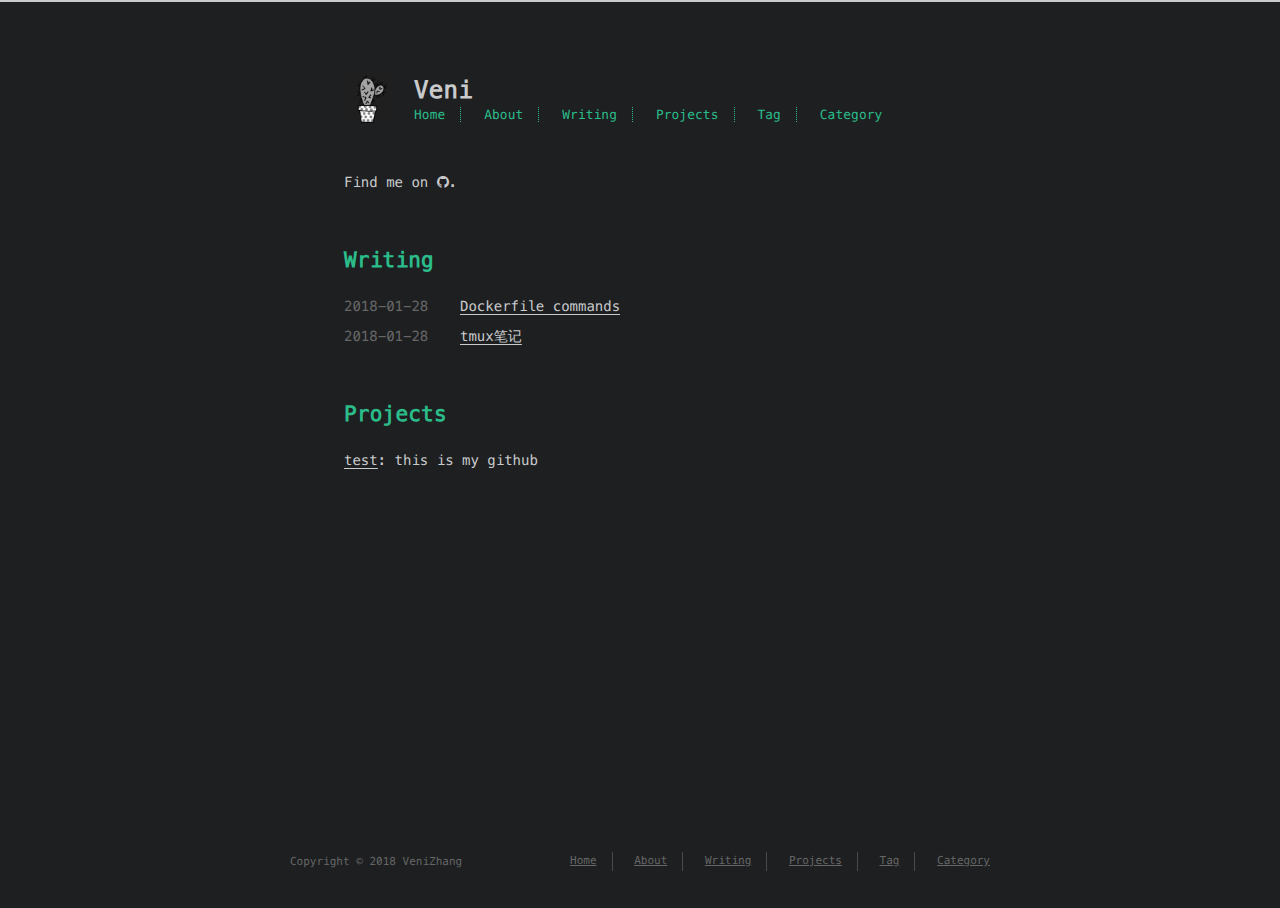
<file: index.html>
<!DOCTYPE html>
<html>
<head>
    <!-- so meta -->
    <meta charset="utf-8">
    <meta http-equiv="X-UA-Compatible" content="IE=edge">
    <meta name="HandheldFriendly" content="True">
    <meta name="viewport" content="width=device-width, initial-scale=1, maximum-scale=1" />
    <meta property="og:type" content="website">
<meta property="og:title" content="Veni">
<meta property="og:url" content="http://blog.betterself.cn/index.html">
<meta property="og:site_name" content="Veni">
<meta name="twitter:card" content="summary">
<meta name="twitter:title" content="Veni">
    
    
        
          
              <link rel="shortcut icon" href="/images/favicon.ico">
          
        
        
          
            <link rel="icon" type="image/png" href="/images/favicon-192x192.png" sizes="192x192">
          
        
        
          
            <link rel="apple-touch-icon" sizes="180x180" href="/images/apple-touch-icon.png">
          
        
    
    <!-- title -->
    <title>Veni</title>
    <!-- styles -->
    <link rel="stylesheet" href="/css/style.css">
    <!-- rss -->
    
    
</head>

<body>
    
    <div class="content index width mx-auto px2 my4">
        
          <header id="header">
  <a href="/">
  
    
      <div id="logo" style="background-image: url(/images/logo.png);"></div>
    
  
    <div id="title">
      <h1>Veni</h1>
    </div>
  </a>
  <div id="nav">
    <ul>
      <li class="icon">
        <a href="#"><i class="fa fa-bars fa-2x"></i></a>
      </li>
       
        <li><a href="/">Home</a></li>
       
        <li><a href="/about/">About</a></li>
       
        <li><a href="/archives/">Writing</a></li>
       
        <li><a href="http://github.com/venizhang">Projects</a></li>
       
        <li><a href="/tags/">Tag</a></li>
       
        <li><a href="/categories/">Category</a></li>
      
    </ul>
  </div>
</header>

        
        <section id="about">
  
  <p style="display: inline">
    
      Find me on
      <ul id="socialinfo">
        
          <li><a class="icon" target="_blank" href="http://github.com/VeniZhang"><i class="fa fa-github"></i></a></li>
        
      </ul>.
    
  </p>
</section>

<section id="writing">
  <span class="h1"><a href="/archives">Writing</a></span>
  <ul class="post-list">
    
      
    
    
      <li class="post-item">
        
    <div class="meta">
        <time datetime="2018-01-28T07:39:55.000Z" itemprop="datePublished">2018-01-28</time>
    </div>


        <span>
    
        <a class="" href="/2018/01/28/Dockerfile-commands/">Dockerfile commands</a>
    


</span>
      </li>
    
      <li class="post-item">
        
    <div class="meta">
        <time datetime="2018-01-28T06:39:10.000Z" itemprop="datePublished">2018-01-28</time>
    </div>


        <span>
    
        <a class="" href="/2018/01/28/tmux笔记/">tmux笔记</a>
    


</span>
      </li>
    
  </ul>
  
</section>


<section id="projects">
  <span class="h1"><a href="http://github.com/venizhang">Projects</a></span>
  <ul class="project-list">
    
      <li class="project-item">
        <a href="https://github.com/venizhang">test</a>: this is my github
      </li>
    
  </ul>
</section>


    </div>
    
    <footer id="footer">
  <div class="footer-left">
    Copyright &copy; 2018 VeniZhang
  </div>
  <div class="footer-right">
    <nav>
      <ul>
         
          <li><a href="/">Home</a></li>
         
          <li><a href="/about/">About</a></li>
         
          <li><a href="/archives/">Writing</a></li>
         
          <li><a href="http://github.com/venizhang">Projects</a></li>
         
          <li><a href="/tags/">Tag</a></li>
         
          <li><a href="/categories/">Category</a></li>
        
      </ul>
    </nav>
  </div>
</footer>

</body>
</html>
<!-- styles -->
<link rel="stylesheet" href="/lib/font-awesome/css/font-awesome.min.css">
<link rel="stylesheet" href="/lib/meslo-LG/styles.css">
<link rel="stylesheet" href="/lib/justified-gallery/justifiedGallery.min.css">

<!-- jquery -->
<script src="/lib/jquery/jquery.min.js"></script>
<script src="/lib/justified-gallery/jquery.justifiedGallery.min.js"></script>
<script src="/js/main.js"></script>
<!-- search -->

<!-- Google Analytics -->

    <script type="text/javascript">
        (function(i,s,o,g,r,a,m) {i['GoogleAnalyticsObject']=r;i[r]=i[r]||function() {
        (i[r].q=i[r].q||[]).push(arguments)},i[r].l=1*new Date();a=s.createElement(o),
        m=s.getElementsByTagName(o)[0];a.async=1;a.src=g;m.parentNode.insertBefore(a,m)
        })(window,document,'script','//www.google-analytics.com/analytics.js','ga');
        ga('create', 'UA-113212153-1', 'auto');
        ga('send', 'pageview');
    </script>

<!-- Disqus Comments -->
</file>
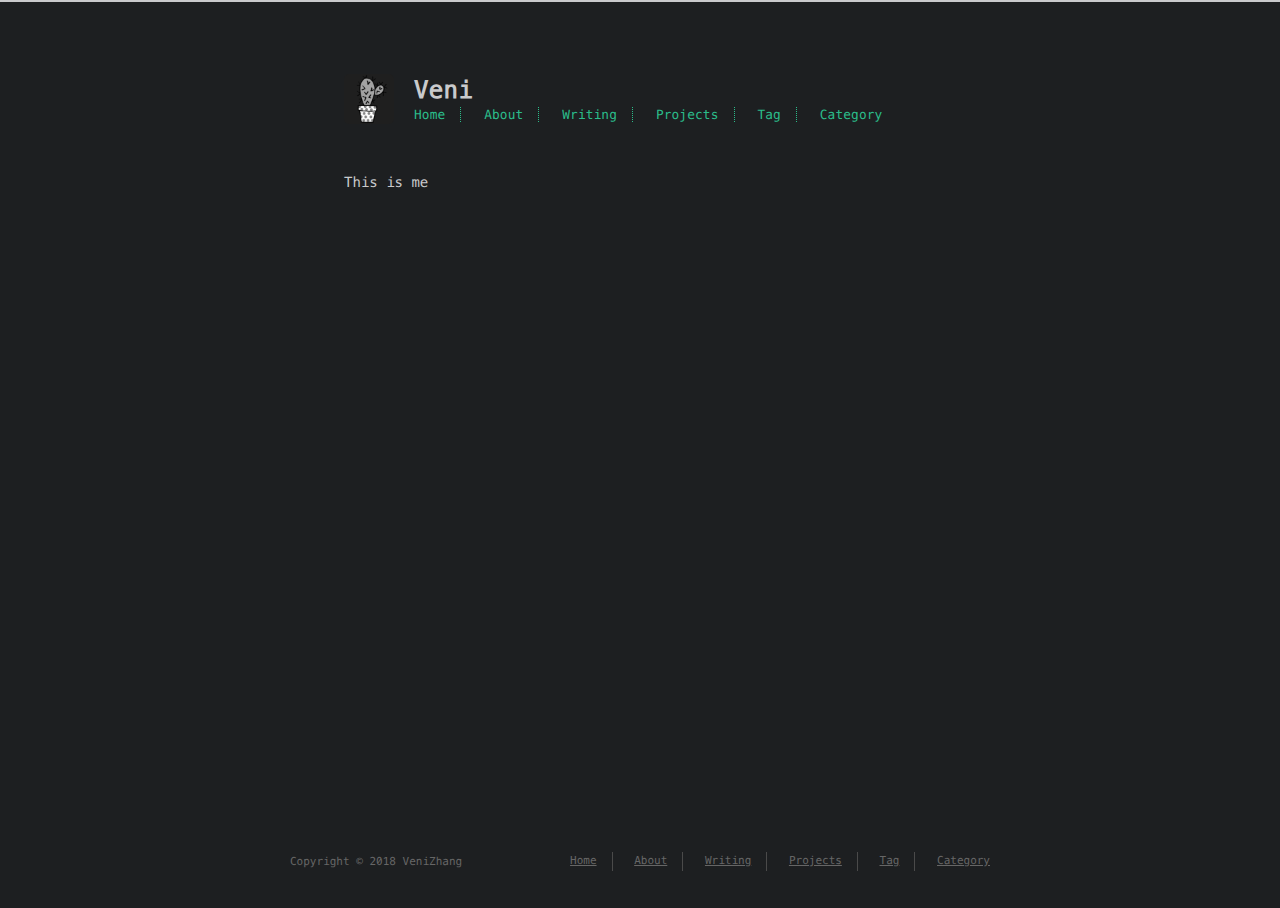
<file: about/index.html>
<!DOCTYPE html>
<html>
<head>
    <!-- so meta -->
    <meta charset="utf-8">
    <meta http-equiv="X-UA-Compatible" content="IE=edge">
    <meta name="HandheldFriendly" content="True">
    <meta name="viewport" content="width=device-width, initial-scale=1, maximum-scale=1" />
    <meta name="description" content="This is me">
<meta property="og:type" content="website">
<meta property="og:title" content="about">
<meta property="og:url" content="http://blog.betterself.cn/about/index.html">
<meta property="og:site_name" content="Veni">
<meta property="og:description" content="This is me">
<meta property="og:updated_time" content="2018-01-28T12:46:55.000Z">
<meta name="twitter:card" content="summary">
<meta name="twitter:title" content="about">
<meta name="twitter:description" content="This is me">
    
    
        
          
              <link rel="shortcut icon" href="/images/favicon.ico">
          
        
        
          
            <link rel="icon" type="image/png" href="/images/favicon-192x192.png" sizes="192x192">
          
        
        
          
            <link rel="apple-touch-icon" sizes="180x180" href="/images/apple-touch-icon.png">
          
        
    
    <!-- title -->
    <title>about</title>
    <!-- styles -->
    <link rel="stylesheet" href="/css/style.css">
    <!-- rss -->
    
    
</head>

<body>
    
    <div class="content index width mx-auto px2 my4">
        
          <header id="header">
  <a href="/">
  
    
      <div id="logo" style="background-image: url(/images/logo.png);"></div>
    
  
    <div id="title">
      <h1>Veni</h1>
    </div>
  </a>
  <div id="nav">
    <ul>
      <li class="icon">
        <a href="#"><i class="fa fa-bars fa-2x"></i></a>
      </li>
       
        <li><a href="/">Home</a></li>
       
        <li><a href="/about/">About</a></li>
       
        <li><a href="/archives/">Writing</a></li>
       
        <li><a href="http://github.com/venizhang">Projects</a></li>
       
        <li><a href="/tags/">Tag</a></li>
       
        <li><a href="/categories/">Category</a></li>
      
    </ul>
  </div>
</header>

        
        <article class="post" itemscope itemtype="http://schema.org/BlogPosting">
  
  

  <div class="content" itemprop="articleBody">
    <p>This is me</p>

  </div>
</article>

    </div>
    
    <footer id="footer">
  <div class="footer-left">
    Copyright &copy; 2018 VeniZhang
  </div>
  <div class="footer-right">
    <nav>
      <ul>
         
          <li><a href="/">Home</a></li>
         
          <li><a href="/about/">About</a></li>
         
          <li><a href="/archives/">Writing</a></li>
         
          <li><a href="http://github.com/venizhang">Projects</a></li>
         
          <li><a href="/tags/">Tag</a></li>
         
          <li><a href="/categories/">Category</a></li>
        
      </ul>
    </nav>
  </div>
</footer>

</body>
</html>
<!-- styles -->
<link rel="stylesheet" href="/lib/font-awesome/css/font-awesome.min.css">
<link rel="stylesheet" href="/lib/meslo-LG/styles.css">
<link rel="stylesheet" href="/lib/justified-gallery/justifiedGallery.min.css">

<!-- jquery -->
<script src="/lib/jquery/jquery.min.js"></script>
<script src="/lib/justified-gallery/jquery.justifiedGallery.min.js"></script>
<script src="/js/main.js"></script>
<!-- search -->

<!-- Google Analytics -->

    <script type="text/javascript">
        (function(i,s,o,g,r,a,m) {i['GoogleAnalyticsObject']=r;i[r]=i[r]||function() {
        (i[r].q=i[r].q||[]).push(arguments)},i[r].l=1*new Date();a=s.createElement(o),
        m=s.getElementsByTagName(o)[0];a.async=1;a.src=g;m.parentNode.insertBefore(a,m)
        })(window,document,'script','//www.google-analytics.com/analytics.js','ga');
        ga('create', 'UA-113212153-1', 'auto');
        ga('send', 'pageview');
    </script>

<!-- Disqus Comments -->
</file>
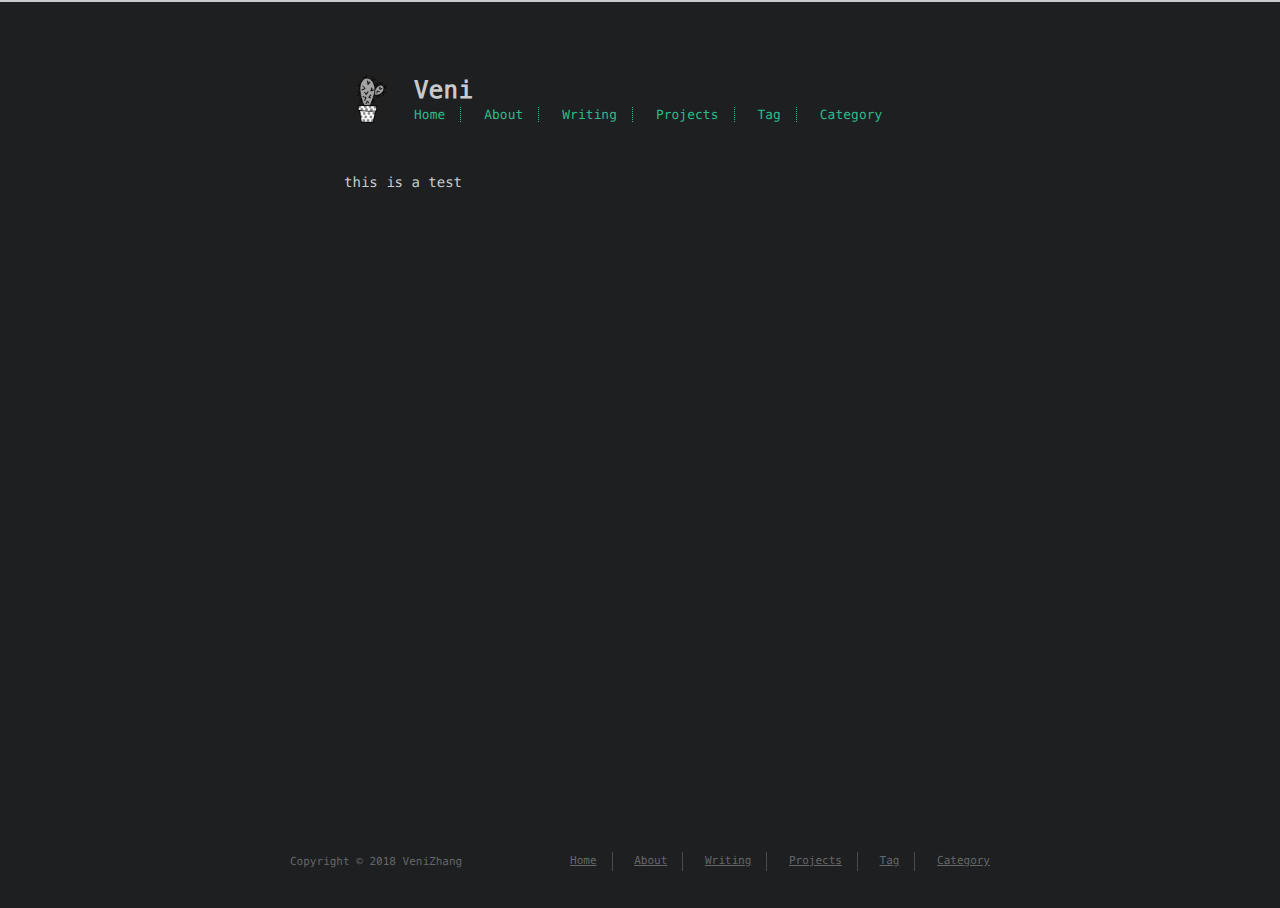
<file: test/index.html>
<!DOCTYPE html>
<html>
<head>
    <!-- so meta -->
    <meta charset="utf-8">
    <meta http-equiv="X-UA-Compatible" content="IE=edge">
    <meta name="HandheldFriendly" content="True">
    <meta name="viewport" content="width=device-width, initial-scale=1, maximum-scale=1" />
    <meta name="description" content="this is a test">
<meta property="og:type" content="website">
<meta property="og:title" content="test">
<meta property="og:url" content="http://blog.betterself.cn/test/index.html">
<meta property="og:site_name" content="Veni">
<meta property="og:description" content="this is a test">
<meta property="og:updated_time" content="2018-01-28T14:16:50.000Z">
<meta name="twitter:card" content="summary">
<meta name="twitter:title" content="test">
<meta name="twitter:description" content="this is a test">
    
    
        
          
              <link rel="shortcut icon" href="/images/favicon.ico">
          
        
        
          
            <link rel="icon" type="image/png" href="/images/favicon-192x192.png" sizes="192x192">
          
        
        
          
            <link rel="apple-touch-icon" sizes="180x180" href="/images/apple-touch-icon.png">
          
        
    
    <!-- title -->
    <title>test</title>
    <!-- styles -->
    <link rel="stylesheet" href="/css/style.css">
    <!-- rss -->
    
    
</head>

<body>
    
    <div class="content index width mx-auto px2 my4">
        
          <header id="header">
  <a href="/">
  
    
      <div id="logo" style="background-image: url(/images/logo.png);"></div>
    
  
    <div id="title">
      <h1>Veni</h1>
    </div>
  </a>
  <div id="nav">
    <ul>
      <li class="icon">
        <a href="#"><i class="fa fa-bars fa-2x"></i></a>
      </li>
       
        <li><a href="/">Home</a></li>
       
        <li><a href="/about/">About</a></li>
       
        <li><a href="/archives/">Writing</a></li>
       
        <li><a href="http://github.com/venizhang">Projects</a></li>
       
        <li><a href="/tags/">Tag</a></li>
       
        <li><a href="/categories/">Category</a></li>
      
    </ul>
  </div>
</header>

        
        <article class="post" itemscope itemtype="http://schema.org/BlogPosting">
  
  

  <div class="content" itemprop="articleBody">
    <p>this is a test </p>

  </div>
</article>

    </div>
    
    <footer id="footer">
  <div class="footer-left">
    Copyright &copy; 2018 VeniZhang
  </div>
  <div class="footer-right">
    <nav>
      <ul>
         
          <li><a href="/">Home</a></li>
         
          <li><a href="/about/">About</a></li>
         
          <li><a href="/archives/">Writing</a></li>
         
          <li><a href="http://github.com/venizhang">Projects</a></li>
         
          <li><a href="/tags/">Tag</a></li>
         
          <li><a href="/categories/">Category</a></li>
        
      </ul>
    </nav>
  </div>
</footer>

</body>
</html>
<!-- styles -->
<link rel="stylesheet" href="/lib/font-awesome/css/font-awesome.min.css">
<link rel="stylesheet" href="/lib/meslo-LG/styles.css">
<link rel="stylesheet" href="/lib/justified-gallery/justifiedGallery.min.css">

<!-- jquery -->
<script src="/lib/jquery/jquery.min.js"></script>
<script src="/lib/justified-gallery/jquery.justifiedGallery.min.js"></script>
<script src="/js/main.js"></script>
<!-- search -->

<!-- Google Analytics -->

    <script type="text/javascript">
        (function(i,s,o,g,r,a,m) {i['GoogleAnalyticsObject']=r;i[r]=i[r]||function() {
        (i[r].q=i[r].q||[]).push(arguments)},i[r].l=1*new Date();a=s.createElement(o),
        m=s.getElementsByTagName(o)[0];a.async=1;a.src=g;m.parentNode.insertBefore(a,m)
        })(window,document,'script','//www.google-analytics.com/analytics.js','ga');
        ga('create', 'UA-113212153-1', 'auto');
        ga('send', 'pageview');
    </script>

<!-- Disqus Comments -->
</file>
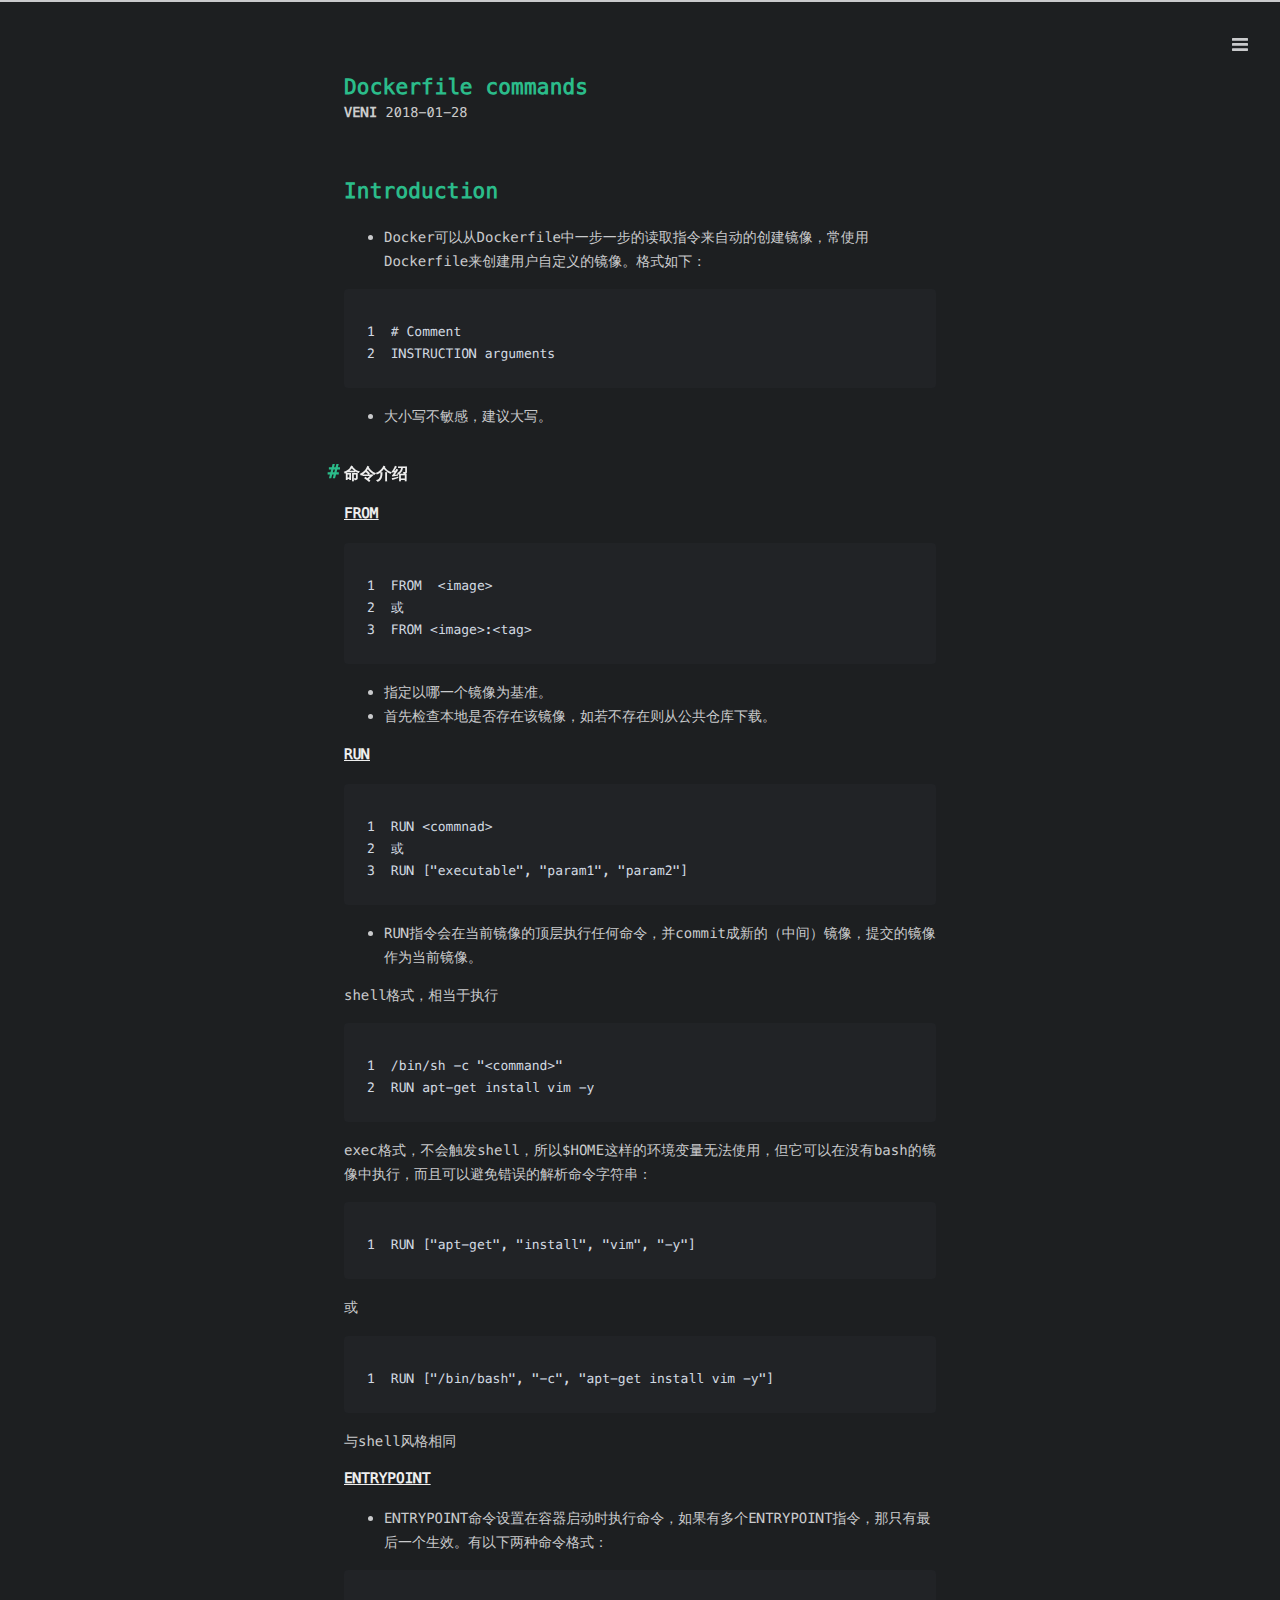
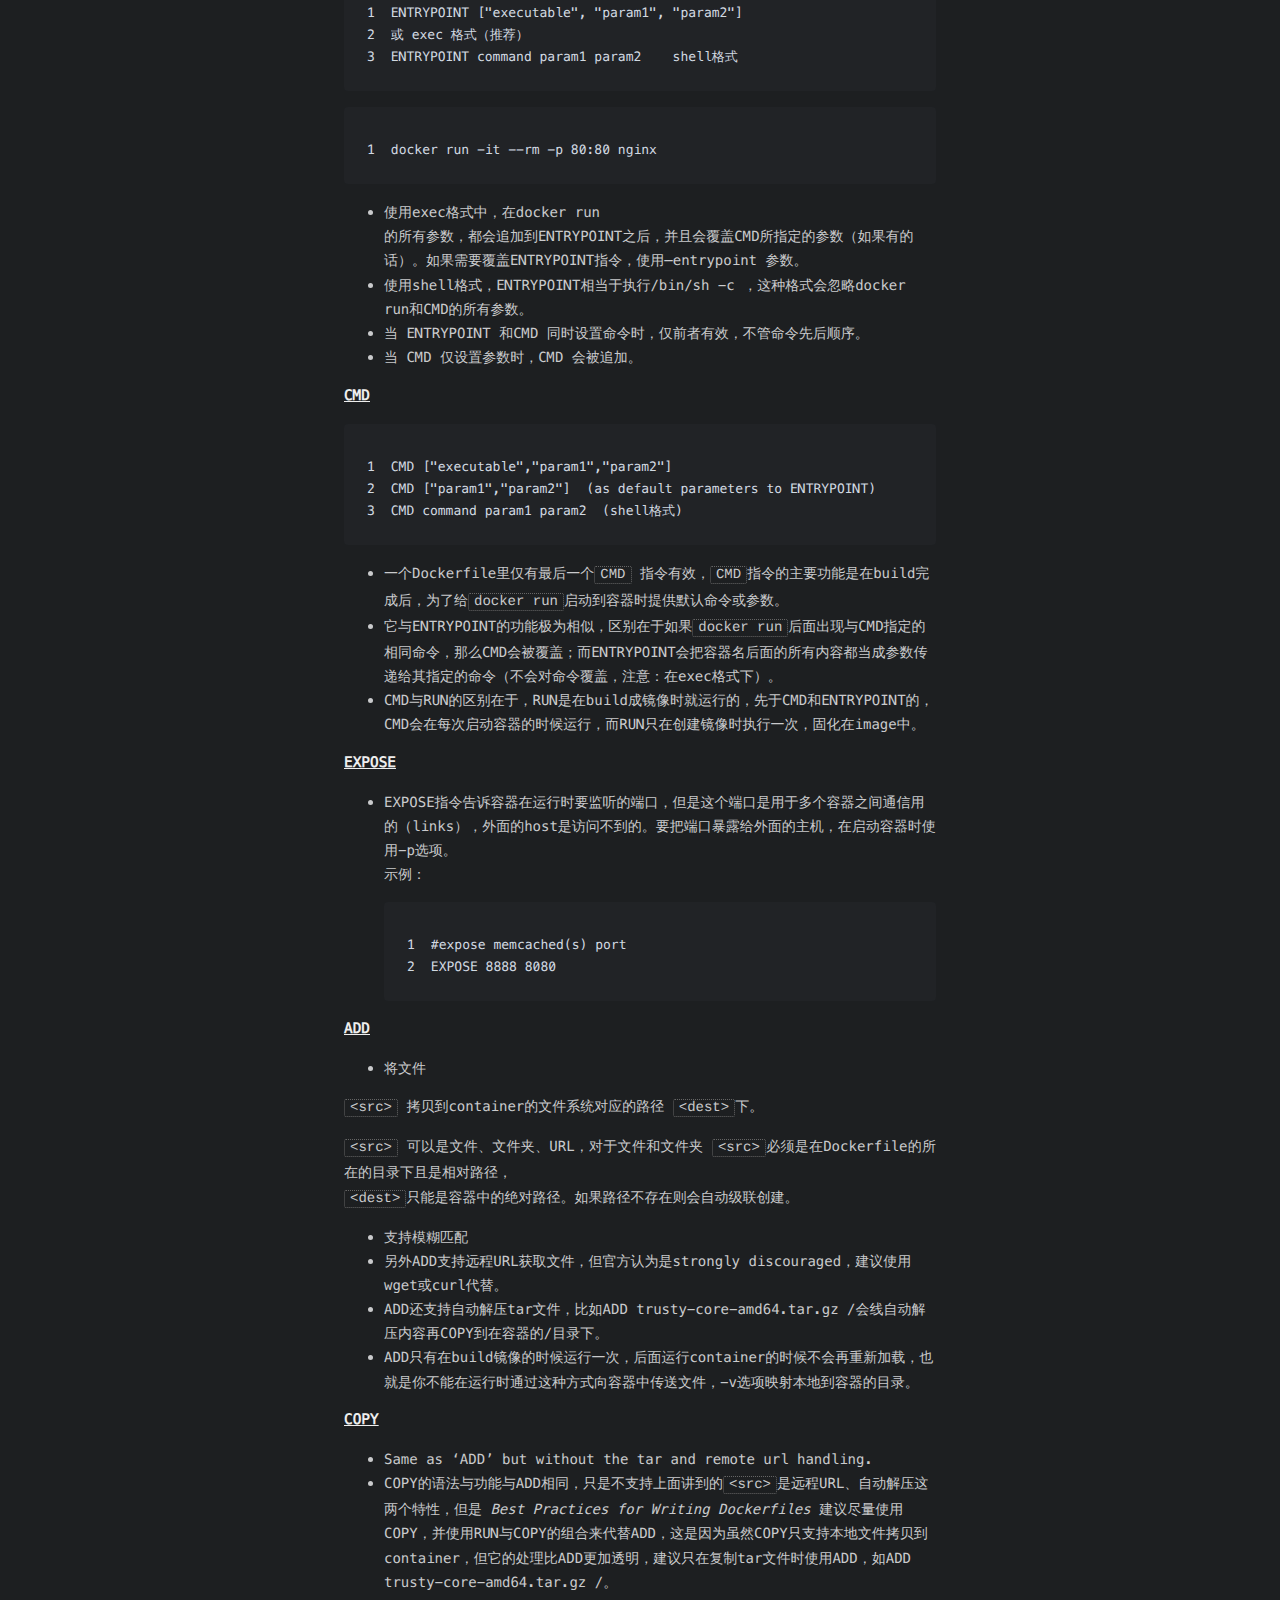
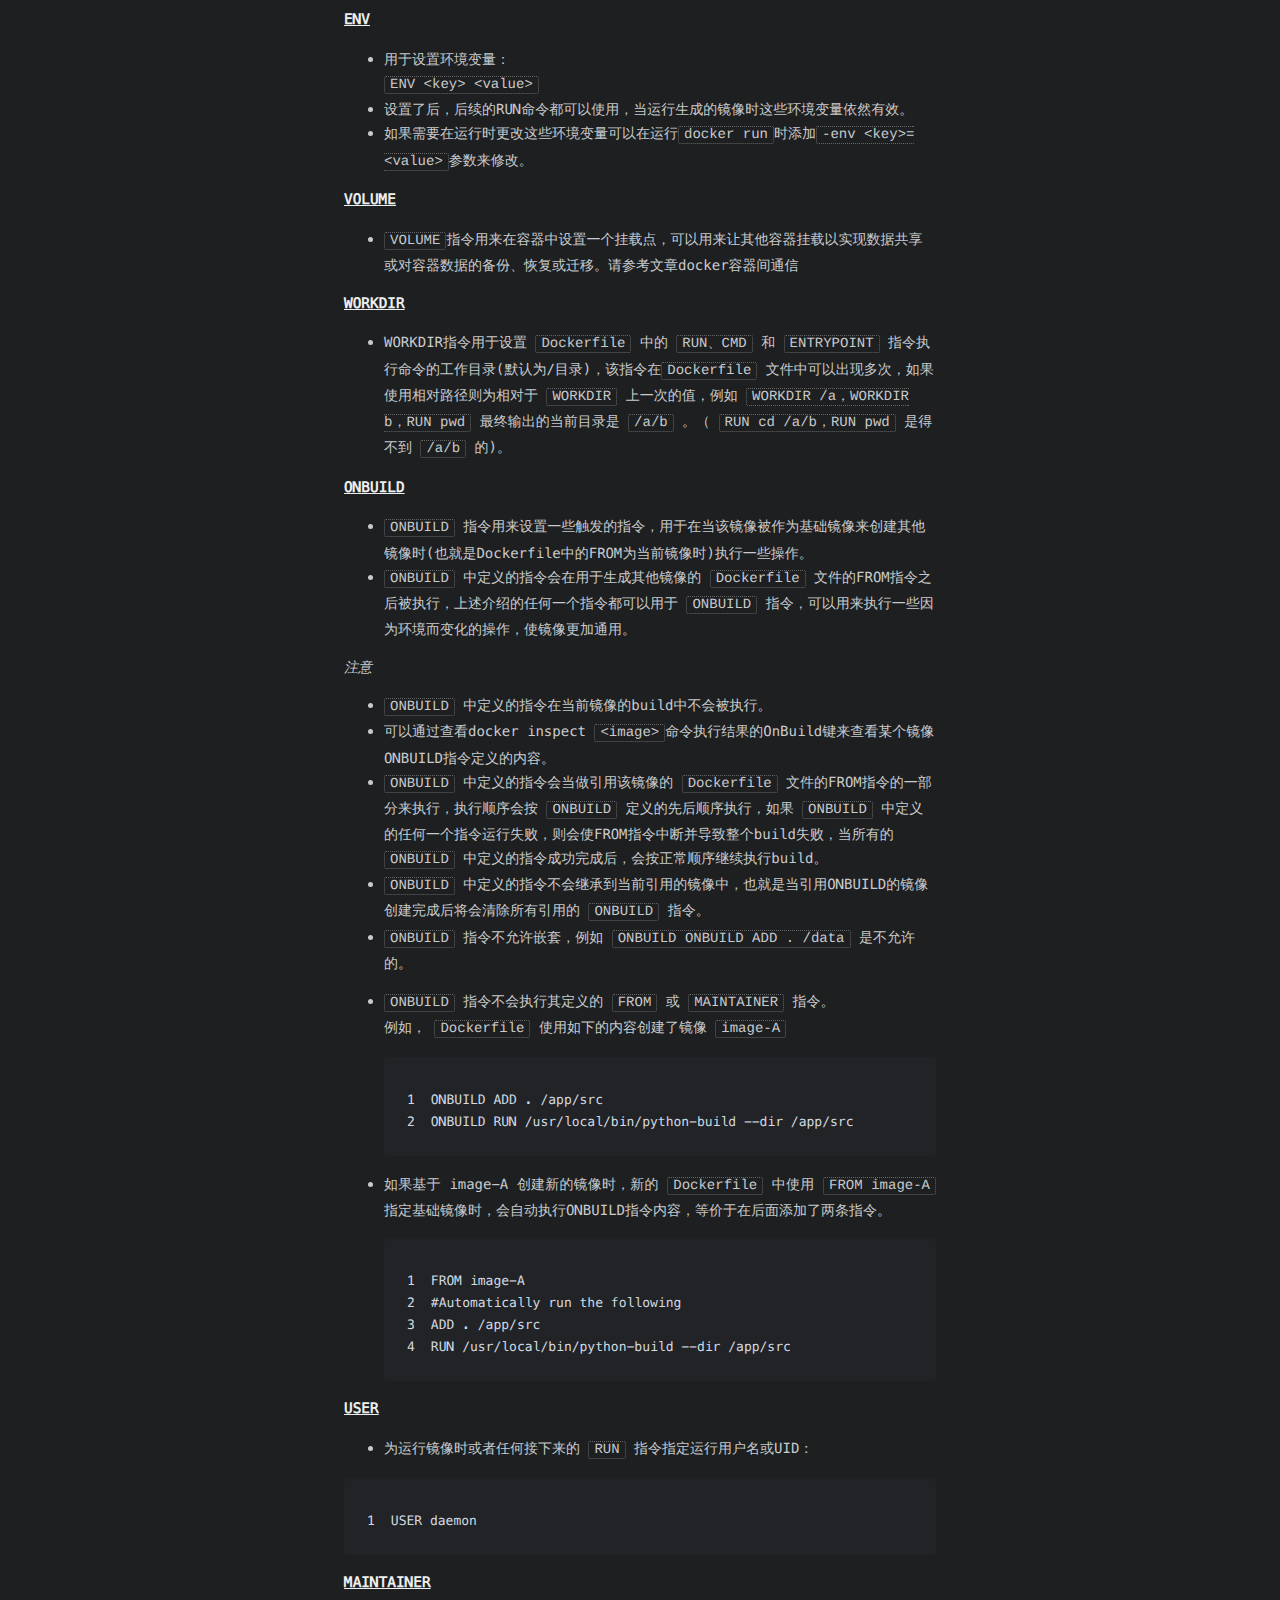
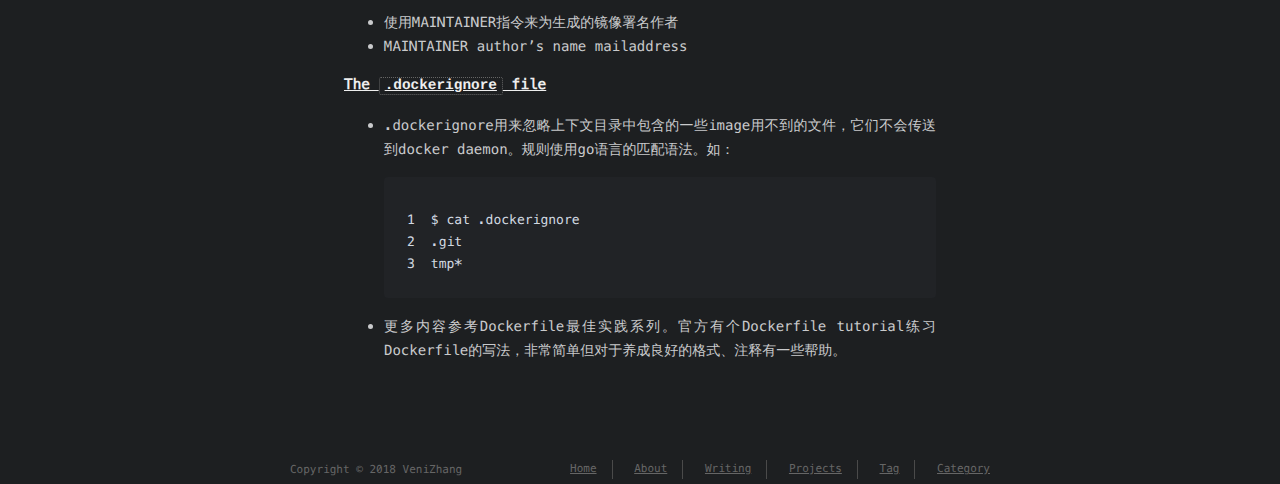
<file: 2018/01/28/Dockerfile-commands/index.html>
<!DOCTYPE html>
<html>
<head>
    <!-- so meta -->
    <meta charset="utf-8">
    <meta http-equiv="X-UA-Compatible" content="IE=edge">
    <meta name="HandheldFriendly" content="True">
    <meta name="viewport" content="width=device-width, initial-scale=1, maximum-scale=1" />
    <meta name="description" content="Introduction Docker可以从Dockerfile中一步一步的读取指令来自动的创建镜像，常使用Dockerfile来创建用户自定义的镜像。格式如下：  12# CommentINSTRUCTION arguments  大小写不敏感，建议大写。  命令介绍FROM123FROM  &amp;lt;image&amp;gt;或FROM &amp;lt;image&amp;gt;:&amp;lt;tag&amp;gt;  指定以哪一个">
<meta property="og:type" content="article">
<meta property="og:title" content="Dockerfile commands">
<meta property="og:url" content="http://blog.betterself.cn/2018/01/28/Dockerfile-commands/index.html">
<meta property="og:site_name" content="Veni">
<meta property="og:description" content="Introduction Docker可以从Dockerfile中一步一步的读取指令来自动的创建镜像，常使用Dockerfile来创建用户自定义的镜像。格式如下：  12# CommentINSTRUCTION arguments  大小写不敏感，建议大写。  命令介绍FROM123FROM  &amp;lt;image&amp;gt;或FROM &amp;lt;image&amp;gt;:&amp;lt;tag&amp;gt;  指定以哪一个">
<meta property="og:updated_time" content="2018-01-28T09:54:25.000Z">
<meta name="twitter:card" content="summary">
<meta name="twitter:title" content="Dockerfile commands">
<meta name="twitter:description" content="Introduction Docker可以从Dockerfile中一步一步的读取指令来自动的创建镜像，常使用Dockerfile来创建用户自定义的镜像。格式如下：  12# CommentINSTRUCTION arguments  大小写不敏感，建议大写。  命令介绍FROM123FROM  &amp;lt;image&amp;gt;或FROM &amp;lt;image&amp;gt;:&amp;lt;tag&amp;gt;  指定以哪一个">
    
    
        
          
              <link rel="shortcut icon" href="/images/favicon.ico">
          
        
        
          
            <link rel="icon" type="image/png" href="/images/favicon-192x192.png" sizes="192x192">
          
        
        
          
            <link rel="apple-touch-icon" sizes="180x180" href="/images/apple-touch-icon.png">
          
        
    
    <!-- title -->
    <title>Dockerfile commands</title>
    <!-- styles -->
    <link rel="stylesheet" href="/css/style.css">
    <!-- rss -->
    
    
</head>

<body>
    
      <div id="header-post">
  <a id="menu-icon" href="#"><i class="fa fa-bars fa-lg"></i></a>
  <a id="menu-icon-tablet" href="#"><i class="fa fa-bars fa-lg"></i></a>
  <a id="top-icon-tablet" href="#" onclick="$('html, body').animate({ scrollTop: 0 }, 'fast');" style="display:none;"><i class="fa fa-chevron-up fa-lg"></i></a>
  <span id="menu">
    <span id="nav">
      <ul>
         
          <li><a href="/">Home</a></li>
         
          <li><a href="/about/">About</a></li>
         
          <li><a href="/archives/">Writing</a></li>
         
          <li><a href="http://github.com/venizhang">Projects</a></li>
         
          <li><a href="/tags/">Tag</a></li>
         
          <li><a href="/categories/">Category</a></li>
        
      </ul>
    </span>
    <br/>
    <span id="actions">
      <ul>
        
        
        <li><a class="icon" href="/2018/01/28/tmux笔记/"><i class="fa fa-chevron-right" aria-hidden="true" onmouseover="$('#i-next').toggle();" onmouseout="$('#i-next').toggle();"></i></a></li>
        
        <li><a class="icon" href="#" onclick="$('html, body').animate({ scrollTop: 0 }, 'fast');"><i class="fa fa-chevron-up" aria-hidden="true" onmouseover="$('#i-top').toggle();" onmouseout="$('#i-top').toggle();"></i></a></li>
        <li><a class="icon" href="#"><i class="fa fa-share-alt" aria-hidden="true" onmouseover="$('#i-share').toggle();" onmouseout="$('#i-share').toggle();" onclick="$('#share').toggle();return false;"></i></a></li>
      </ul>
      <span id="i-prev" class="info" style="display:none;">Previous post</span>
      <span id="i-next" class="info" style="display:none;">Next post</span>
      <span id="i-top" class="info" style="display:none;">Back to top</span>
      <span id="i-share" class="info" style="display:none;">Share post</span>
    </span>
    <br/>
    <div id="share" style="display: none">
      <ul>
  <li><a class="icon" href="http://www.facebook.com/sharer.php?u=http://blog.betterself.cn/2018/01/28/Dockerfile-commands/"><i class="fa fa-facebook " aria-hidden="true"></i></a></li>
  <li><a class="icon" href="https://twitter.com/share?url=http://blog.betterself.cn/2018/01/28/Dockerfile-commands/&text=Dockerfile commands"><i class="fa fa-twitter " aria-hidden="true"></i></a></li>
  <li><a class="icon" href="http://www.linkedin.com/shareArticle?url=http://blog.betterself.cn/2018/01/28/Dockerfile-commands/&title=Dockerfile commands"><i class="fa fa-linkedin " aria-hidden="true"></i></a></li>
  <li><a class="icon" href="https://pinterest.com/pin/create/bookmarklet/?url=http://blog.betterself.cn/2018/01/28/Dockerfile-commands/&is_video=false&description=Dockerfile commands"><i class="fa fa-pinterest " aria-hidden="true"></i></a></li>
  <li><a class="icon" href="mailto:?subject=Dockerfile commands&body=Check out this article: http://blog.betterself.cn/2018/01/28/Dockerfile-commands/"><i class="fa fa-envelope " aria-hidden="true"></i></a></li>
  <li><a class="icon" href="https://getpocket.com/save?url=http://blog.betterself.cn/2018/01/28/Dockerfile-commands/&title=Dockerfile commands"><i class="fa fa-get-pocket " aria-hidden="true"></i></a></li>
  <li><a class="icon" href="http://reddit.com/submit?url=http://blog.betterself.cn/2018/01/28/Dockerfile-commands/&title=Dockerfile commands"><i class="fa fa-reddit " aria-hidden="true"></i></a></li>
  <li><a class="icon" href="http://www.stumbleupon.com/submit?url=http://blog.betterself.cn/2018/01/28/Dockerfile-commands/&title=Dockerfile commands"><i class="fa fa-stumbleupon " aria-hidden="true"></i></a></li>
  <li><a class="icon" href="http://digg.com/submit?url=http://blog.betterself.cn/2018/01/28/Dockerfile-commands/&title=Dockerfile commands"><i class="fa fa-digg " aria-hidden="true"></i></a></li>
  <li><a class="icon" href="http://www.tumblr.com/share/link?url=http://blog.betterself.cn/2018/01/28/Dockerfile-commands/&name=Dockerfile commands&description="><i class="fa fa-tumblr " aria-hidden="true"></i></a></li>
</ul>

    </div>
    <div id="toc">
      <ol class="toc"><li class="toc-item toc-level-1"><a class="toc-link" href="#Introduction"><span class="toc-number">1.</span> <span class="toc-text">Introduction</span></a><ol class="toc-child"><li class="toc-item toc-level-2"><a class="toc-link" href="#命令介绍"><span class="toc-number">1.1.</span> <span class="toc-text">命令介绍</span></a><ol class="toc-child"><li class="toc-item toc-level-3"><a class="toc-link" href="#FROM"><span class="toc-number">1.1.1.</span> <span class="toc-text">FROM</span></a></li><li class="toc-item toc-level-3"><a class="toc-link" href="#RUN"><span class="toc-number">1.1.2.</span> <span class="toc-text">RUN</span></a></li><li class="toc-item toc-level-3"><a class="toc-link" href="#ENTRYPOINT"><span class="toc-number">1.1.3.</span> <span class="toc-text">ENTRYPOINT</span></a></li><li class="toc-item toc-level-3"><a class="toc-link" href="#CMD"><span class="toc-number">1.1.4.</span> <span class="toc-text">CMD</span></a></li><li class="toc-item toc-level-3"><a class="toc-link" href="#EXPOSE"><span class="toc-number">1.1.5.</span> <span class="toc-text">EXPOSE</span></a></li><li class="toc-item toc-level-3"><a class="toc-link" href="#ADD"><span class="toc-number">1.1.6.</span> <span class="toc-text">ADD</span></a></li><li class="toc-item toc-level-3"><a class="toc-link" href="#COPY"><span class="toc-number">1.1.7.</span> <span class="toc-text">COPY</span></a></li><li class="toc-item toc-level-3"><a class="toc-link" href="#ENV"><span class="toc-number">1.1.8.</span> <span class="toc-text">ENV</span></a></li><li class="toc-item toc-level-3"><a class="toc-link" href="#VOLUME"><span class="toc-number">1.1.9.</span> <span class="toc-text">VOLUME</span></a></li><li class="toc-item toc-level-3"><a class="toc-link" href="#WORKDIR"><span class="toc-number">1.1.10.</span> <span class="toc-text">WORKDIR</span></a></li><li class="toc-item toc-level-3"><a class="toc-link" href="#ONBUILD"><span class="toc-number">1.1.11.</span> <span class="toc-text">ONBUILD</span></a></li><li class="toc-item toc-level-3"><a class="toc-link" href="#USER"><span class="toc-number">1.1.12.</span> <span class="toc-text">USER</span></a></li><li class="toc-item toc-level-3"><a class="toc-link" href="#MAINTAINER"><span class="toc-number">1.1.13.</span> <span class="toc-text">MAINTAINER</span></a></li><li class="toc-item toc-level-3"><a class="toc-link" href="#The-dockerignore-file"><span class="toc-number">1.1.14.</span> <span class="toc-text">The .dockerignore file</span></a></li></ol></li></ol></li></ol>
    </div>
  </span>
</div>

    
    <div class="content index width mx-auto px2 my4">
        
        <article class="post" itemscope itemtype="http://schema.org/BlogPosting">
  <header>
    
    <h1 class="posttitle" itemprop="name headline">
        Dockerfile commands
    </h1>



    <div class="meta">
      <span class="author" itemprop="author" itemscope itemtype="http://schema.org/Person">
        <span itemprop="name">Veni</span>
      </span>
      
    <div class="postdate">
        <time datetime="2018-01-28T07:39:55.000Z" itemprop="datePublished">2018-01-28</time>
    </div>


      

    </div>
  </header>
  

  <div class="content" itemprop="articleBody">
    <h1 id="Introduction"><a href="#Introduction" class="headerlink" title="Introduction"></a>Introduction</h1><ul>
<li>Docker可以从Dockerfile中一步一步的读取指令来自动的创建镜像，常使用Dockerfile来创建用户自定义的镜像。格式如下：</li>
</ul>
<figure class="highlight plain"><table><tr><td class="gutter"><pre><span class="line">1</span><br><span class="line">2</span><br></pre></td><td class="code"><pre><span class="line"># Comment</span><br><span class="line">INSTRUCTION arguments</span><br></pre></td></tr></table></figure>
<ul>
<li>大小写不敏感，建议大写。</li>
</ul>
<h2 id="命令介绍"><a href="#命令介绍" class="headerlink" title="命令介绍"></a>命令介绍</h2><h3 id="FROM"><a href="#FROM" class="headerlink" title="FROM"></a>FROM</h3><figure class="highlight plain"><table><tr><td class="gutter"><pre><span class="line">1</span><br><span class="line">2</span><br><span class="line">3</span><br></pre></td><td class="code"><pre><span class="line">FROM  &lt;image&gt;</span><br><span class="line">或</span><br><span class="line">FROM &lt;image&gt;:&lt;tag&gt;</span><br></pre></td></tr></table></figure>
<ul>
<li>指定以哪一个镜像为基准。</li>
<li>首先检查本地是否存在该镜像，如若不存在则从公共仓库下载。</li>
</ul>
<h3 id="RUN"><a href="#RUN" class="headerlink" title="RUN"></a>RUN</h3><figure class="highlight plain"><table><tr><td class="gutter"><pre><span class="line">1</span><br><span class="line">2</span><br><span class="line">3</span><br></pre></td><td class="code"><pre><span class="line">RUN &lt;commnad&gt;</span><br><span class="line">或</span><br><span class="line">RUN [&quot;executable&quot;, &quot;param1&quot;, &quot;param2&quot;]</span><br></pre></td></tr></table></figure>
<ul>
<li>RUN指令会在当前镜像的顶层执行任何命令，并commit成新的（中间）镜像，提交的镜像作为当前镜像。</li>
</ul>
<p>shell格式，相当于执行</p>
<figure class="highlight plain"><table><tr><td class="gutter"><pre><span class="line">1</span><br><span class="line">2</span><br></pre></td><td class="code"><pre><span class="line">/bin/sh -c &quot;&lt;command&gt;&quot;</span><br><span class="line">RUN apt-get install vim -y</span><br></pre></td></tr></table></figure>
<p>exec格式，不会触发shell，所以$HOME这样的环境变量无法使用，但它可以在没有bash的镜像中执行，而且可以避免错误的解析命令字符串：</p>
<figure class="highlight plain"><table><tr><td class="gutter"><pre><span class="line">1</span><br></pre></td><td class="code"><pre><span class="line">RUN [&quot;apt-get&quot;, &quot;install&quot;, &quot;vim&quot;, &quot;-y&quot;]</span><br></pre></td></tr></table></figure>
<p>或</p>
<figure class="highlight plain"><table><tr><td class="gutter"><pre><span class="line">1</span><br></pre></td><td class="code"><pre><span class="line">RUN [&quot;/bin/bash&quot;, &quot;-c&quot;, &quot;apt-get install vim -y&quot;]</span><br></pre></td></tr></table></figure>
<p>与shell风格相同</p>
<h3 id="ENTRYPOINT"><a href="#ENTRYPOINT" class="headerlink" title="ENTRYPOINT"></a>ENTRYPOINT</h3><ul>
<li>ENTRYPOINT命令设置在容器启动时执行命令，如果有多个ENTRYPOINT指令，那只有最后一个生效。有以下两种命令格式：</li>
</ul>
<figure class="highlight plain"><table><tr><td class="gutter"><pre><span class="line">1</span><br><span class="line">2</span><br><span class="line">3</span><br></pre></td><td class="code"><pre><span class="line">ENTRYPOINT [&quot;executable&quot;, &quot;param1&quot;, &quot;param2&quot;] </span><br><span class="line">或 exec 格式（推荐）</span><br><span class="line">ENTRYPOINT command param1 param2    shell格式</span><br></pre></td></tr></table></figure>
<figure class="highlight plain"><table><tr><td class="gutter"><pre><span class="line">1</span><br></pre></td><td class="code"><pre><span class="line">docker run -it --rm -p 80:80 nginx</span><br></pre></td></tr></table></figure>
<ul>
<li>使用exec格式中，在docker run <image>的所有参数，都会追加到ENTRYPOINT之后，并且会覆盖CMD所指定的参数（如果有的话）。如果需要覆盖ENTRYPOINT指令，使用–entrypoint 参数。</image></li>
<li>使用shell格式，ENTRYPOINT相当于执行/bin/sh -c <command..>，这种格式会忽略docker run和CMD的所有参数。</command..></li>
<li>当 ENTRYPOINT 和CMD 同时设置命令时，仅前者有效，不管命令先后顺序。</li>
<li>当 CMD 仅设置参数时，CMD 会被追加。</li>
</ul>
<h3 id="CMD"><a href="#CMD" class="headerlink" title="CMD"></a>CMD</h3><figure class="highlight plain"><table><tr><td class="gutter"><pre><span class="line">1</span><br><span class="line">2</span><br><span class="line">3</span><br></pre></td><td class="code"><pre><span class="line">CMD [&quot;executable&quot;,&quot;param1&quot;,&quot;param2&quot;] </span><br><span class="line">CMD [&quot;param1&quot;,&quot;param2&quot;]  (as default parameters to ENTRYPOINT)</span><br><span class="line">CMD command param1 param2  (shell格式)</span><br></pre></td></tr></table></figure>
<ul>
<li>一个Dockerfile里仅有最后一个<code>CMD</code> 指令有效，<code>CMD</code>指令的主要功能是在build完成后，为了给<code>docker run</code>启动到容器时提供默认命令或参数。</li>
<li>它与ENTRYPOINT的功能极为相似，区别在于如果<code>docker run</code>后面出现与CMD指定的相同命令，那么CMD会被覆盖；而ENTRYPOINT会把容器名后面的所有内容都当成参数传递给其指定的命令（不会对命令覆盖，注意：在exec格式下）。</li>
<li>CMD与RUN的区别在于，RUN是在build成镜像时就运行的，先于CMD和ENTRYPOINT的，CMD会在每次启动容器的时候运行，而RUN只在创建镜像时执行一次，固化在image中。</li>
</ul>
<h3 id="EXPOSE"><a href="#EXPOSE" class="headerlink" title="EXPOSE"></a>EXPOSE</h3><ul>
<li>EXPOSE指令告诉容器在运行时要监听的端口，但是这个端口是用于多个容器之间通信用的（links），外面的host是访问不到的。要把端口暴露给外面的主机，在启动容器时使用-p选项。<br>示例：<figure class="highlight plain"><table><tr><td class="gutter"><pre><span class="line">1</span><br><span class="line">2</span><br></pre></td><td class="code"><pre><span class="line">#expose memcached(s) port</span><br><span class="line">EXPOSE 8888 8080</span><br></pre></td></tr></table></figure>
</li>
</ul>
<h3 id="ADD"><a href="#ADD" class="headerlink" title="ADD"></a>ADD</h3><ul>
<li>将文件</li>
</ul>
<p><code>&lt;src&gt;</code> 拷贝到container的文件系统对应的路径 <code>&lt;dest&gt;</code>下。</p>
<p><code>&lt;src&gt;</code> 可以是文件、文件夹、URL，对于文件和文件夹 <code>&lt;src&gt;</code>必须是在Dockerfile的所在的目录下且是相对路径，<br><code>&lt;dest&gt;</code>只能是容器中的绝对路径。如果路径不存在则会自动级联创建。</p>
<ul>
<li>支持模糊匹配</li>
<li>另外ADD支持远程URL获取文件，但官方认为是strongly discouraged，建议使用wget或curl代替。</li>
<li>ADD还支持自动解压tar文件，比如ADD trusty-core-amd64.tar.gz /会线自动解压内容再COPY到在容器的/目录下。</li>
<li>ADD只有在build镜像的时候运行一次，后面运行container的时候不会再重新加载，也就是你不能在运行时通过这种方式向容器中传送文件，-v选项映射本地到容器的目录。</li>
</ul>
<h3 id="COPY"><a href="#COPY" class="headerlink" title="COPY"></a>COPY</h3><ul>
<li>Same as ‘ADD’ but without the tar and remote url handling.</li>
<li>COPY的语法与功能与ADD相同，只是不支持上面讲到的<code>&lt;src&gt;</code>是远程URL、自动解压这两个特性，但是 <em>Best Practices for Writing Dockerfiles</em> 建议尽量使用COPY，并使用RUN与COPY的组合来代替ADD，这是因为虽然COPY只支持本地文件拷贝到container，但它的处理比ADD更加透明，建议只在复制tar文件时使用ADD，如ADD trusty-core-amd64.tar.gz /。</li>
</ul>
<h3 id="ENV"><a href="#ENV" class="headerlink" title="ENV"></a>ENV</h3><ul>
<li>用于设置环境变量：<br><code>ENV &lt;key&gt; &lt;value&gt;</code></li>
<li>设置了后，后续的RUN命令都可以使用，当运行生成的镜像时这些环境变量依然有效。</li>
<li>如果需要在运行时更改这些环境变量可以在运行<code>docker run</code>时添加<code>-env &lt;key&gt;=&lt;value&gt;</code>参数来修改。</li>
</ul>
<h3 id="VOLUME"><a href="#VOLUME" class="headerlink" title="VOLUME"></a>VOLUME</h3><ul>
<li><code>VOLUME</code>指令用来在容器中设置一个挂载点，可以用来让其他容器挂载以实现数据共享或对容器数据的备份、恢复或迁移。请参考文章docker容器间通信</li>
</ul>
<h3 id="WORKDIR"><a href="#WORKDIR" class="headerlink" title="WORKDIR"></a>WORKDIR</h3><ul>
<li>WORKDIR指令用于设置 <code>Dockerfile</code> 中的 <code>RUN、CMD</code> 和 <code>ENTRYPOINT</code> 指令执行命令的工作目录(默认为/目录)，该指令在<code>Dockerfile</code> 文件中可以出现多次，如果使用相对路径则为相对于 <code>WORKDIR</code> 上一次的值，例如 <code>WORKDIR /a，WORKDIR b，RUN pwd</code> 最终输出的当前目录是 <code>/a/b</code> 。（ <code>RUN cd /a/b，RUN pwd</code> 是得不到 <code>/a/b</code> 的)。</li>
</ul>
<h3 id="ONBUILD"><a href="#ONBUILD" class="headerlink" title="ONBUILD"></a>ONBUILD</h3><ul>
<li><code>ONBUILD</code> 指令用来设置一些触发的指令，用于在当该镜像被作为基础镜像来创建其他镜像时(也就是Dockerfile中的FROM为当前镜像时)执行一些操作。</li>
<li><code>ONBUILD</code> 中定义的指令会在用于生成其他镜像的 <code>Dockerfile</code> 文件的FROM指令之后被执行，上述介绍的任何一个指令都可以用于 <code>ONBUILD</code> 指令，可以用来执行一些因为环境而变化的操作，使镜像更加通用。</li>
</ul>
<p><em>注意</em></p>
<ul>
<li><code>ONBUILD</code> 中定义的指令在当前镜像的build中不会被执行。</li>
<li>可以通过查看docker inspect <code>&lt;image&gt;</code>命令执行结果的OnBuild键来查看某个镜像ONBUILD指令定义的内容。</li>
<li><code>ONBUILD</code> 中定义的指令会当做引用该镜像的 <code>Dockerfile</code> 文件的FROM指令的一部分来执行，执行顺序会按 <code>ONBUILD</code> 定义的先后顺序执行，如果 <code>ONBUILD</code> 中定义的任何一个指令运行失败，则会使FROM指令中断并导致整个build失败，当所有的 <code>ONBUILD</code> 中定义的指令成功完成后，会按正常顺序继续执行build。</li>
<li><code>ONBUILD</code> 中定义的指令不会继承到当前引用的镜像中，也就是当引用ONBUILD的镜像创建完成后将会清除所有引用的 <code>ONBUILD</code> 指令。</li>
<li><code>ONBUILD</code> 指令不允许嵌套，例如 <code>ONBUILD ONBUILD ADD . /data</code> 是不允许的。</li>
<li><p><code>ONBUILD</code> 指令不会执行其定义的 <code>FROM</code> 或 <code>MAINTAINER</code> 指令。<br>例如， <code>Dockerfile</code> 使用如下的内容创建了镜像 <code>image-A</code> </p>
<figure class="highlight plain"><table><tr><td class="gutter"><pre><span class="line">1</span><br><span class="line">2</span><br></pre></td><td class="code"><pre><span class="line">ONBUILD ADD . /app/src</span><br><span class="line">ONBUILD RUN /usr/local/bin/python-build --dir /app/src</span><br></pre></td></tr></table></figure>
</li>
<li><p>如果基于 image-A 创建新的镜像时，新的 <code>Dockerfile</code> 中使用 <code>FROM image-A</code> 指定基础镜像时，会自动执行ONBUILD指令内容，等价于在后面添加了两条指令。</p>
<figure class="highlight plain"><table><tr><td class="gutter"><pre><span class="line">1</span><br><span class="line">2</span><br><span class="line">3</span><br><span class="line">4</span><br></pre></td><td class="code"><pre><span class="line">FROM image-A</span><br><span class="line">#Automatically run the following</span><br><span class="line">ADD . /app/src</span><br><span class="line">RUN /usr/local/bin/python-build --dir /app/src</span><br></pre></td></tr></table></figure>
</li>
</ul>
<h3 id="USER"><a href="#USER" class="headerlink" title="USER"></a>USER</h3><ul>
<li>为运行镜像时或者任何接下来的 <code>RUN</code> 指令指定运行用户名或UID：</li>
</ul>
<figure class="highlight plain"><table><tr><td class="gutter"><pre><span class="line">1</span><br></pre></td><td class="code"><pre><span class="line">USER daemon</span><br></pre></td></tr></table></figure>
<h3 id="MAINTAINER"><a href="#MAINTAINER" class="headerlink" title="MAINTAINER"></a>MAINTAINER</h3><ul>
<li>使用MAINTAINER指令来为生成的镜像署名作者</li>
<li>MAINTAINER author’s name mailaddress</li>
</ul>
<h3 id="The-dockerignore-file"><a href="#The-dockerignore-file" class="headerlink" title="The .dockerignore file"></a>The <code>.dockerignore</code> file</h3><ul>
<li><p>.dockerignore用来忽略上下文目录中包含的一些image用不到的文件，它们不会传送到docker daemon。规则使用go语言的匹配语法。如：</p>
<figure class="highlight plain"><table><tr><td class="gutter"><pre><span class="line">1</span><br><span class="line">2</span><br><span class="line">3</span><br></pre></td><td class="code"><pre><span class="line">$ cat .dockerignore</span><br><span class="line">.git</span><br><span class="line">tmp*</span><br></pre></td></tr></table></figure>
</li>
<li><p>更多内容参考Dockerfile最佳实践系列。官方有个Dockerfile tutorial练习Dockerfile的写法，非常简单但对于养成良好的格式、注释有一些帮助。</p>
</li>
</ul>

  </div>
</article>



    </div>
    
      <div id="footer-post-container">
  <div id="footer-post">

    <div id="nav-footer" style="display: none">
      <ul>
         
          <li><a href="/">Home</a></li>
         
          <li><a href="/about/">About</a></li>
         
          <li><a href="/archives/">Writing</a></li>
         
          <li><a href="http://github.com/venizhang">Projects</a></li>
         
          <li><a href="/tags/">Tag</a></li>
         
          <li><a href="/categories/">Category</a></li>
        
      </ul>
    </div>

    <div id="toc-footer" style="display: none">
      <ol class="toc"><li class="toc-item toc-level-1"><a class="toc-link" href="#Introduction"><span class="toc-number">1.</span> <span class="toc-text">Introduction</span></a><ol class="toc-child"><li class="toc-item toc-level-2"><a class="toc-link" href="#命令介绍"><span class="toc-number">1.1.</span> <span class="toc-text">命令介绍</span></a><ol class="toc-child"><li class="toc-item toc-level-3"><a class="toc-link" href="#FROM"><span class="toc-number">1.1.1.</span> <span class="toc-text">FROM</span></a></li><li class="toc-item toc-level-3"><a class="toc-link" href="#RUN"><span class="toc-number">1.1.2.</span> <span class="toc-text">RUN</span></a></li><li class="toc-item toc-level-3"><a class="toc-link" href="#ENTRYPOINT"><span class="toc-number">1.1.3.</span> <span class="toc-text">ENTRYPOINT</span></a></li><li class="toc-item toc-level-3"><a class="toc-link" href="#CMD"><span class="toc-number">1.1.4.</span> <span class="toc-text">CMD</span></a></li><li class="toc-item toc-level-3"><a class="toc-link" href="#EXPOSE"><span class="toc-number">1.1.5.</span> <span class="toc-text">EXPOSE</span></a></li><li class="toc-item toc-level-3"><a class="toc-link" href="#ADD"><span class="toc-number">1.1.6.</span> <span class="toc-text">ADD</span></a></li><li class="toc-item toc-level-3"><a class="toc-link" href="#COPY"><span class="toc-number">1.1.7.</span> <span class="toc-text">COPY</span></a></li><li class="toc-item toc-level-3"><a class="toc-link" href="#ENV"><span class="toc-number">1.1.8.</span> <span class="toc-text">ENV</span></a></li><li class="toc-item toc-level-3"><a class="toc-link" href="#VOLUME"><span class="toc-number">1.1.9.</span> <span class="toc-text">VOLUME</span></a></li><li class="toc-item toc-level-3"><a class="toc-link" href="#WORKDIR"><span class="toc-number">1.1.10.</span> <span class="toc-text">WORKDIR</span></a></li><li class="toc-item toc-level-3"><a class="toc-link" href="#ONBUILD"><span class="toc-number">1.1.11.</span> <span class="toc-text">ONBUILD</span></a></li><li class="toc-item toc-level-3"><a class="toc-link" href="#USER"><span class="toc-number">1.1.12.</span> <span class="toc-text">USER</span></a></li><li class="toc-item toc-level-3"><a class="toc-link" href="#MAINTAINER"><span class="toc-number">1.1.13.</span> <span class="toc-text">MAINTAINER</span></a></li><li class="toc-item toc-level-3"><a class="toc-link" href="#The-dockerignore-file"><span class="toc-number">1.1.14.</span> <span class="toc-text">The .dockerignore file</span></a></li></ol></li></ol></li></ol>
    </div>

    <div id="share-footer" style="display: none">
      <ul>
  <li><a class="icon" href="http://www.facebook.com/sharer.php?u=http://blog.betterself.cn/2018/01/28/Dockerfile-commands/"><i class="fa fa-facebook fa-lg" aria-hidden="true"></i></a></li>
  <li><a class="icon" href="https://twitter.com/share?url=http://blog.betterself.cn/2018/01/28/Dockerfile-commands/&text=Dockerfile commands"><i class="fa fa-twitter fa-lg" aria-hidden="true"></i></a></li>
  <li><a class="icon" href="http://www.linkedin.com/shareArticle?url=http://blog.betterself.cn/2018/01/28/Dockerfile-commands/&title=Dockerfile commands"><i class="fa fa-linkedin fa-lg" aria-hidden="true"></i></a></li>
  <li><a class="icon" href="https://pinterest.com/pin/create/bookmarklet/?url=http://blog.betterself.cn/2018/01/28/Dockerfile-commands/&is_video=false&description=Dockerfile commands"><i class="fa fa-pinterest fa-lg" aria-hidden="true"></i></a></li>
  <li><a class="icon" href="mailto:?subject=Dockerfile commands&body=Check out this article: http://blog.betterself.cn/2018/01/28/Dockerfile-commands/"><i class="fa fa-envelope fa-lg" aria-hidden="true"></i></a></li>
  <li><a class="icon" href="https://getpocket.com/save?url=http://blog.betterself.cn/2018/01/28/Dockerfile-commands/&title=Dockerfile commands"><i class="fa fa-get-pocket fa-lg" aria-hidden="true"></i></a></li>
  <li><a class="icon" href="http://reddit.com/submit?url=http://blog.betterself.cn/2018/01/28/Dockerfile-commands/&title=Dockerfile commands"><i class="fa fa-reddit fa-lg" aria-hidden="true"></i></a></li>
  <li><a class="icon" href="http://www.stumbleupon.com/submit?url=http://blog.betterself.cn/2018/01/28/Dockerfile-commands/&title=Dockerfile commands"><i class="fa fa-stumbleupon fa-lg" aria-hidden="true"></i></a></li>
  <li><a class="icon" href="http://digg.com/submit?url=http://blog.betterself.cn/2018/01/28/Dockerfile-commands/&title=Dockerfile commands"><i class="fa fa-digg fa-lg" aria-hidden="true"></i></a></li>
  <li><a class="icon" href="http://www.tumblr.com/share/link?url=http://blog.betterself.cn/2018/01/28/Dockerfile-commands/&name=Dockerfile commands&description="><i class="fa fa-tumblr fa-lg" aria-hidden="true"></i></a></li>
</ul>

    </div>

    <div id="actions-footer">
      <ul>
        <li id="toc"><a class="icon" href="#" onclick="$('#toc-footer').toggle();return false;"><i class="fa fa-list fa-lg" aria-hidden="true"></i> TOC</a></li>
        <li id="share"><a class="icon" href="#" onclick="$('#share-footer').toggle();return false;"><i class="fa fa-share-alt fa-lg" aria-hidden="true"></i> Share</a></li>
        <li id="top" style="display:none"><a class="icon" href="#" onclick="$('html, body').animate({ scrollTop: 0 }, 'fast');"><i class="fa fa-chevron-up fa-lg" aria-hidden="true"></i> Top</a></li>
        <li id="menu"><a class="icon" href="#" onclick="$('#nav-footer').toggle();return false;"><i class="fa fa-bars fa-lg" aria-hidden="true"></i> Menu</a></li>
      </ul>
    </div>

  </div>
</div>

    
    <footer id="footer">
  <div class="footer-left">
    Copyright &copy; 2018 VeniZhang
  </div>
  <div class="footer-right">
    <nav>
      <ul>
         
          <li><a href="/">Home</a></li>
         
          <li><a href="/about/">About</a></li>
         
          <li><a href="/archives/">Writing</a></li>
         
          <li><a href="http://github.com/venizhang">Projects</a></li>
         
          <li><a href="/tags/">Tag</a></li>
         
          <li><a href="/categories/">Category</a></li>
        
      </ul>
    </nav>
  </div>
</footer>

</body>
</html>
<!-- styles -->
<link rel="stylesheet" href="/lib/font-awesome/css/font-awesome.min.css">
<link rel="stylesheet" href="/lib/meslo-LG/styles.css">
<link rel="stylesheet" href="/lib/justified-gallery/justifiedGallery.min.css">

<!-- jquery -->
<script src="/lib/jquery/jquery.min.js"></script>
<script src="/lib/justified-gallery/jquery.justifiedGallery.min.js"></script>
<script src="/js/main.js"></script>
<!-- search -->

<!-- Google Analytics -->

    <script type="text/javascript">
        (function(i,s,o,g,r,a,m) {i['GoogleAnalyticsObject']=r;i[r]=i[r]||function() {
        (i[r].q=i[r].q||[]).push(arguments)},i[r].l=1*new Date();a=s.createElement(o),
        m=s.getElementsByTagName(o)[0];a.async=1;a.src=g;m.parentNode.insertBefore(a,m)
        })(window,document,'script','//www.google-analytics.com/analytics.js','ga');
        ga('create', 'UA-113212153-1', 'auto');
        ga('send', 'pageview');
    </script>

<!-- Disqus Comments -->
</file>
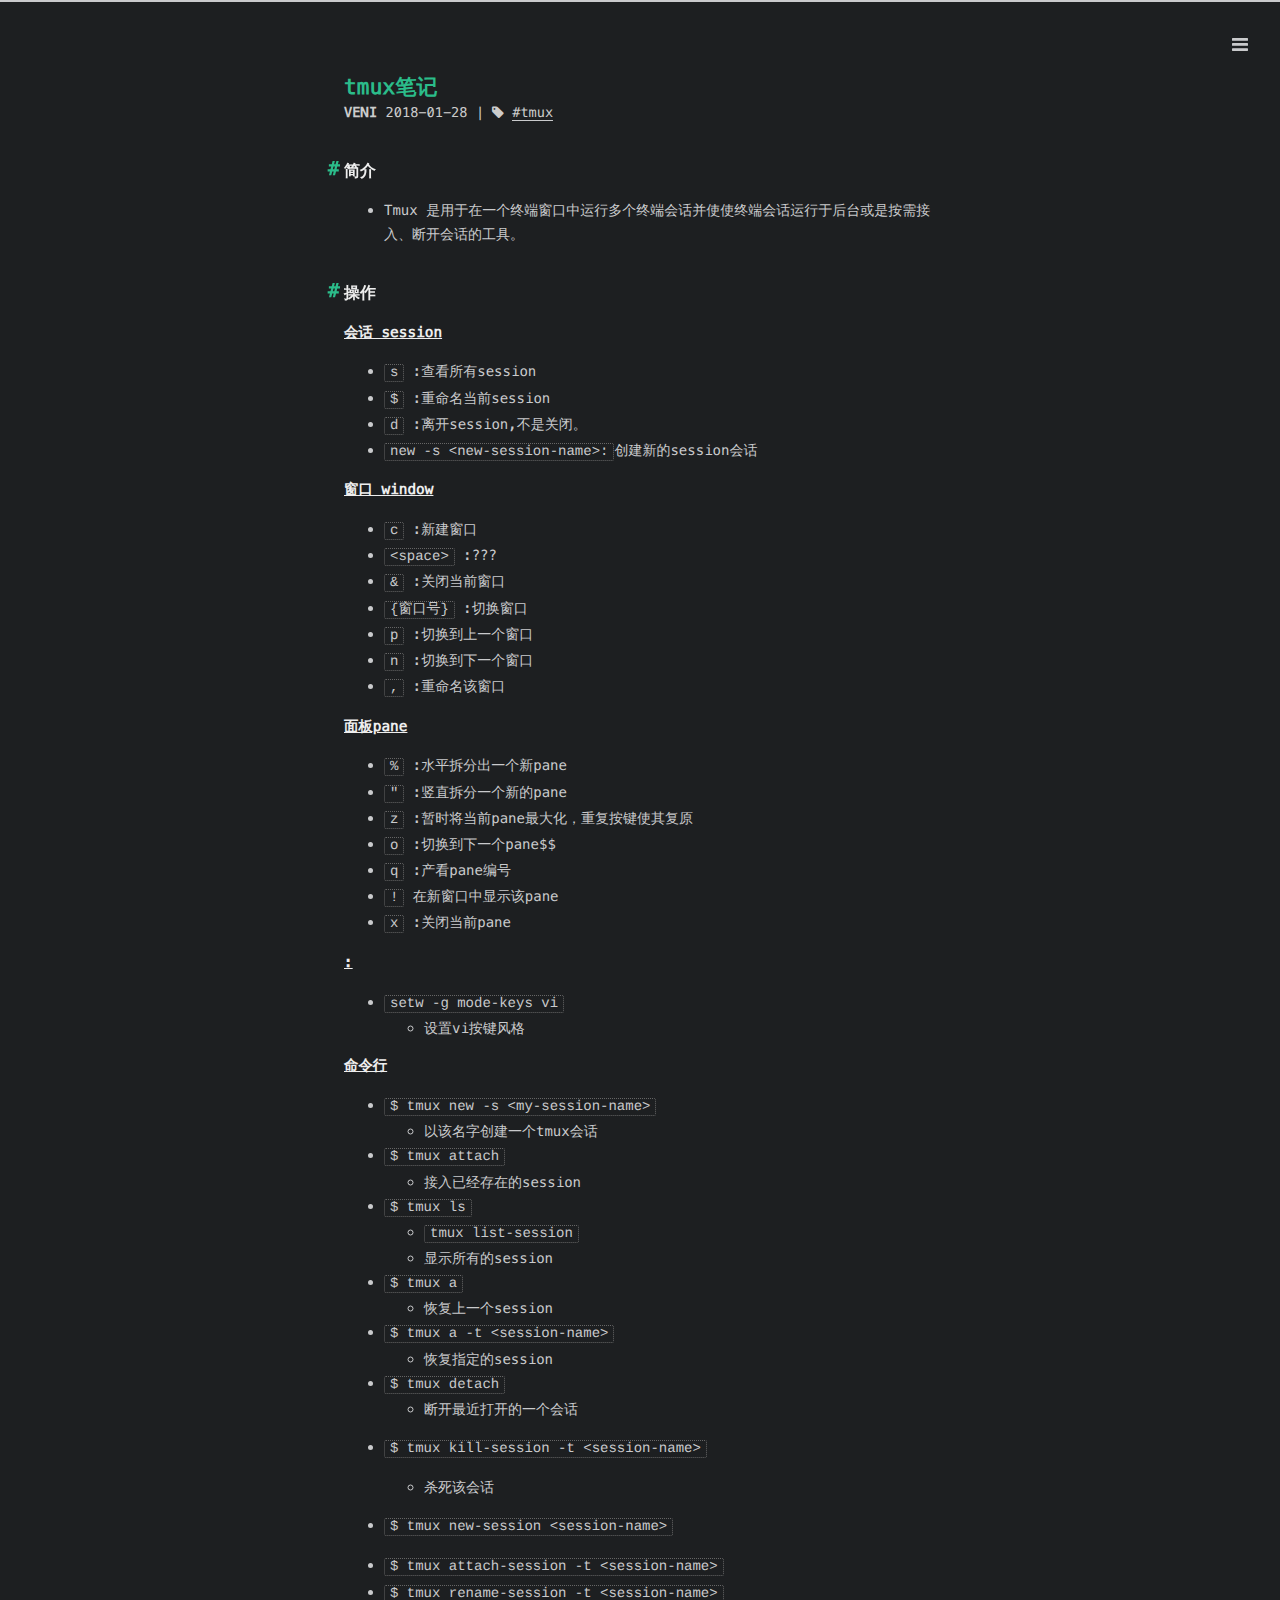
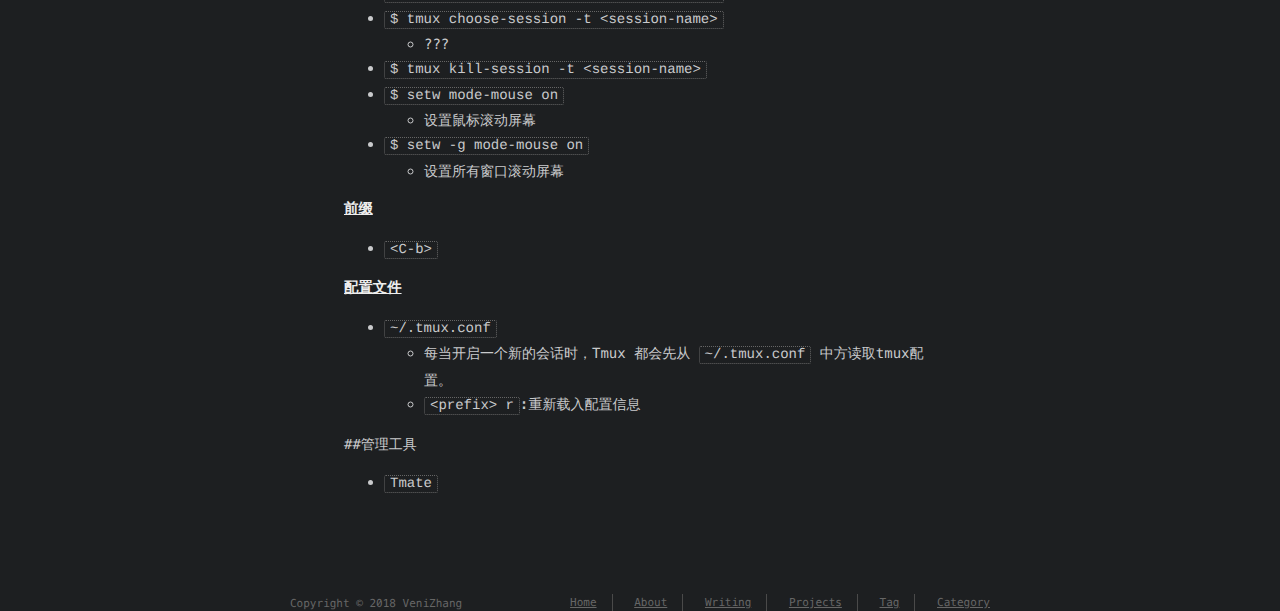
<file: 2018/01/28/tmux笔记/index.html>
<!DOCTYPE html>
<html>
<head>
    <!-- so meta -->
    <meta charset="utf-8">
    <meta http-equiv="X-UA-Compatible" content="IE=edge">
    <meta name="HandheldFriendly" content="True">
    <meta name="viewport" content="width=device-width, initial-scale=1, maximum-scale=1" />
    <meta name="description" content="简介 Tmux 是用于在一个终端窗口中运行多个终端会话并使使终端会话运行于后台或是按需接入、断开会话的工具。  操作会话 session s :查看所有session $ :重命名当前session d :离开session,不是关闭。 new -s &amp;lt;new-session-name&amp;gt;:创建新的session会话   窗口 window c :新建窗口 &amp;lt;space&amp;gt; :">
<meta name="keywords" content="tmux">
<meta property="og:type" content="article">
<meta property="og:title" content="tmux笔记">
<meta property="og:url" content="http://blog.betterself.cn/2018/01/28/tmux笔记/index.html">
<meta property="og:site_name" content="Veni">
<meta property="og:description" content="简介 Tmux 是用于在一个终端窗口中运行多个终端会话并使使终端会话运行于后台或是按需接入、断开会话的工具。  操作会话 session s :查看所有session $ :重命名当前session d :离开session,不是关闭。 new -s &amp;lt;new-session-name&amp;gt;:创建新的session会话   窗口 window c :新建窗口 &amp;lt;space&amp;gt; :">
<meta property="og:updated_time" content="2018-01-28T14:06:08.000Z">
<meta name="twitter:card" content="summary">
<meta name="twitter:title" content="tmux笔记">
<meta name="twitter:description" content="简介 Tmux 是用于在一个终端窗口中运行多个终端会话并使使终端会话运行于后台或是按需接入、断开会话的工具。  操作会话 session s :查看所有session $ :重命名当前session d :离开session,不是关闭。 new -s &amp;lt;new-session-name&amp;gt;:创建新的session会话   窗口 window c :新建窗口 &amp;lt;space&amp;gt; :">
    
    
        
          
              <link rel="shortcut icon" href="/images/favicon.ico">
          
        
        
          
            <link rel="icon" type="image/png" href="/images/favicon-192x192.png" sizes="192x192">
          
        
        
          
            <link rel="apple-touch-icon" sizes="180x180" href="/images/apple-touch-icon.png">
          
        
    
    <!-- title -->
    <title>tmux笔记</title>
    <!-- styles -->
    <link rel="stylesheet" href="/css/style.css">
    <!-- rss -->
    
    
</head>

<body>
    
      <div id="header-post">
  <a id="menu-icon" href="#"><i class="fa fa-bars fa-lg"></i></a>
  <a id="menu-icon-tablet" href="#"><i class="fa fa-bars fa-lg"></i></a>
  <a id="top-icon-tablet" href="#" onclick="$('html, body').animate({ scrollTop: 0 }, 'fast');" style="display:none;"><i class="fa fa-chevron-up fa-lg"></i></a>
  <span id="menu">
    <span id="nav">
      <ul>
         
          <li><a href="/">Home</a></li>
         
          <li><a href="/about/">About</a></li>
         
          <li><a href="/archives/">Writing</a></li>
         
          <li><a href="http://github.com/venizhang">Projects</a></li>
         
          <li><a href="/tags/">Tag</a></li>
         
          <li><a href="/categories/">Category</a></li>
        
      </ul>
    </span>
    <br/>
    <span id="actions">
      <ul>
        
        <li><a class="icon" href="/2018/01/28/Dockerfile-commands/"><i class="fa fa-chevron-left" aria-hidden="true" onmouseover="$('#i-prev').toggle();" onmouseout="$('#i-prev').toggle();"></i></a></li>
        
        
        <li><a class="icon" href="#" onclick="$('html, body').animate({ scrollTop: 0 }, 'fast');"><i class="fa fa-chevron-up" aria-hidden="true" onmouseover="$('#i-top').toggle();" onmouseout="$('#i-top').toggle();"></i></a></li>
        <li><a class="icon" href="#"><i class="fa fa-share-alt" aria-hidden="true" onmouseover="$('#i-share').toggle();" onmouseout="$('#i-share').toggle();" onclick="$('#share').toggle();return false;"></i></a></li>
      </ul>
      <span id="i-prev" class="info" style="display:none;">Previous post</span>
      <span id="i-next" class="info" style="display:none;">Next post</span>
      <span id="i-top" class="info" style="display:none;">Back to top</span>
      <span id="i-share" class="info" style="display:none;">Share post</span>
    </span>
    <br/>
    <div id="share" style="display: none">
      <ul>
  <li><a class="icon" href="http://www.facebook.com/sharer.php?u=http://blog.betterself.cn/2018/01/28/tmux笔记/"><i class="fa fa-facebook " aria-hidden="true"></i></a></li>
  <li><a class="icon" href="https://twitter.com/share?url=http://blog.betterself.cn/2018/01/28/tmux笔记/&text=tmux笔记"><i class="fa fa-twitter " aria-hidden="true"></i></a></li>
  <li><a class="icon" href="http://www.linkedin.com/shareArticle?url=http://blog.betterself.cn/2018/01/28/tmux笔记/&title=tmux笔记"><i class="fa fa-linkedin " aria-hidden="true"></i></a></li>
  <li><a class="icon" href="https://pinterest.com/pin/create/bookmarklet/?url=http://blog.betterself.cn/2018/01/28/tmux笔记/&is_video=false&description=tmux笔记"><i class="fa fa-pinterest " aria-hidden="true"></i></a></li>
  <li><a class="icon" href="mailto:?subject=tmux笔记&body=Check out this article: http://blog.betterself.cn/2018/01/28/tmux笔记/"><i class="fa fa-envelope " aria-hidden="true"></i></a></li>
  <li><a class="icon" href="https://getpocket.com/save?url=http://blog.betterself.cn/2018/01/28/tmux笔记/&title=tmux笔记"><i class="fa fa-get-pocket " aria-hidden="true"></i></a></li>
  <li><a class="icon" href="http://reddit.com/submit?url=http://blog.betterself.cn/2018/01/28/tmux笔记/&title=tmux笔记"><i class="fa fa-reddit " aria-hidden="true"></i></a></li>
  <li><a class="icon" href="http://www.stumbleupon.com/submit?url=http://blog.betterself.cn/2018/01/28/tmux笔记/&title=tmux笔记"><i class="fa fa-stumbleupon " aria-hidden="true"></i></a></li>
  <li><a class="icon" href="http://digg.com/submit?url=http://blog.betterself.cn/2018/01/28/tmux笔记/&title=tmux笔记"><i class="fa fa-digg " aria-hidden="true"></i></a></li>
  <li><a class="icon" href="http://www.tumblr.com/share/link?url=http://blog.betterself.cn/2018/01/28/tmux笔记/&name=tmux笔记&description="><i class="fa fa-tumblr " aria-hidden="true"></i></a></li>
</ul>

    </div>
    <div id="toc">
      <ol class="toc"><li class="toc-item toc-level-2"><a class="toc-link" href="#简介"><span class="toc-number">1.</span> <span class="toc-text">简介</span></a></li><li class="toc-item toc-level-2"><a class="toc-link" href="#操作"><span class="toc-number">2.</span> <span class="toc-text">操作</span></a><ol class="toc-child"><li class="toc-item toc-level-3"><a class="toc-link" href="#会话-session"><span class="toc-number">2.1.</span> <span class="toc-text">会话 session</span></a></li><li class="toc-item toc-level-3"><a class="toc-link" href="#窗口-window"><span class="toc-number">2.2.</span> <span class="toc-text">窗口 window</span></a></li><li class="toc-item toc-level-3"><a class="toc-link" href="#面板pane"><span class="toc-number">2.3.</span> <span class="toc-text">面板pane</span></a></li><li class="toc-item toc-level-3"><a class="toc-link" href="#"><span class="toc-number">2.4.</span> <span class="toc-text">:</span></a></li><li class="toc-item toc-level-3"><a class="toc-link" href="#命令行"><span class="toc-number">2.5.</span> <span class="toc-text">命令行</span></a></li><li class="toc-item toc-level-3"><a class="toc-link" href="#前缀"><span class="toc-number">2.6.</span> <span class="toc-text">前缀</span></a></li><li class="toc-item toc-level-3"><a class="toc-link" href="#配置文件"><span class="toc-number">2.7.</span> <span class="toc-text">配置文件</span></a></li></ol></li></ol>
    </div>
  </span>
</div>

    
    <div class="content index width mx-auto px2 my4">
        
        <article class="post" itemscope itemtype="http://schema.org/BlogPosting">
  <header>
    
    <h1 class="posttitle" itemprop="name headline">
        tmux笔记
    </h1>



    <div class="meta">
      <span class="author" itemprop="author" itemscope itemtype="http://schema.org/Person">
        <span itemprop="name">Veni</span>
      </span>
      
    <div class="postdate">
        <time datetime="2018-01-28T06:39:10.000Z" itemprop="datePublished">2018-01-28</time>
    </div>


      
    <div class="article-tag">
        <i class="fa fa-tag"></i>
        <a class="tag-link" href="/tags/tmux/">tmux</a>
    </div>


    </div>
  </header>
  

  <div class="content" itemprop="articleBody">
    <h2 id="简介"><a href="#简介" class="headerlink" title="简介"></a>简介</h2><ul>
<li>Tmux 是用于在一个终端窗口中运行多个终端会话并使使终端会话运行于后台或是按需接入、断开会话的工具。</li>
</ul>
<h2 id="操作"><a href="#操作" class="headerlink" title="操作"></a>操作</h2><h3 id="会话-session"><a href="#会话-session" class="headerlink" title="会话 session"></a>会话 session</h3><ul>
<li><code>s</code> :查看所有session</li>
<li><code>$</code> :重命名当前session</li>
<li><code>d</code> :离开session,不是关闭。</li>
<li><code>new -s &lt;new-session-name&gt;:</code>创建新的session会话 </li>
</ul>
<h3 id="窗口-window"><a href="#窗口-window" class="headerlink" title="窗口 window"></a>窗口 window</h3><ul>
<li><code>c</code> :新建窗口</li>
<li><code>&lt;space&gt;</code> :???</li>
<li><code>&amp;</code> :关闭当前窗口</li>
<li><code>{窗口号}</code> :切换窗口</li>
<li><code>p</code> :切换到上一个窗口</li>
<li><code>n</code> :切换到下一个窗口</li>
<li><code>,</code> :重命名该窗口</li>
</ul>
<h3 id="面板pane"><a href="#面板pane" class="headerlink" title="面板pane"></a>面板pane</h3><ul>
<li><code>%</code> :水平拆分出一个新pane</li>
<li><code>&quot;</code> :竖直拆分一个新的pane</li>
<li><code>z</code> :暂时将当前pane最大化，重复按键使其复原</li>
<li><code>o</code> :切换到下一个pane$$</li>
<li><code>q</code> :产看pane编号</li>
<li><code>!</code> 在新窗口中显示该pane</li>
<li><code>x</code> :关闭当前pane</li>
</ul>
<h3 id=""><a href="#" class="headerlink" title=":"></a>:</h3><ul>
<li><code>setw -g mode-keys vi</code><ul>
<li>设置vi按键风格</li>
</ul>
</li>
</ul>
<h3 id="命令行"><a href="#命令行" class="headerlink" title="命令行"></a>命令行</h3><ul>
<li><code>$ tmux new -s &lt;my-session-name&gt;</code><ul>
<li>以该名字创建一个tmux会话</li>
</ul>
</li>
<li><code>$ tmux attach</code><ul>
<li>接入已经存在的session</li>
</ul>
</li>
<li><code>$ tmux ls</code>    <ul>
<li><code>tmux list-session</code></li>
<li>显示所有的session</li>
</ul>
</li>
<li><code>$ tmux a</code><ul>
<li>恢复上一个session </li>
</ul>
</li>
<li><code>$ tmux a -t &lt;session-name&gt;</code><ul>
<li>恢复指定的session</li>
</ul>
</li>
<li><code>$ tmux detach</code><ul>
<li>断开最近打开的一个会话</li>
</ul>
</li>
<li><p><code>$ tmux kill-session -t &lt;session-name&gt;</code></p>
<ul>
<li>杀死该会话</li>
</ul>
</li>
<li><p><code>$ tmux new-session &lt;session-name&gt;</code></p>
</li>
<li><code>$ tmux attach-session -t &lt;session-name&gt;</code></li>
<li><code>$ tmux rename-session -t &lt;session-name&gt;</code></li>
<li><code>$ tmux choose-session -t &lt;session-name&gt;</code><ul>
<li>???</li>
</ul>
</li>
<li><code>$ tmux kill-session -t &lt;session-name&gt;</code></li>
<li><code>$ setw mode-mouse on</code><ul>
<li>设置鼠标滚动屏幕 </li>
</ul>
</li>
<li><code>$ setw -g mode-mouse on</code><ul>
<li>设置所有窗口滚动屏幕</li>
</ul>
</li>
</ul>
<h3 id="前缀"><a href="#前缀" class="headerlink" title="前缀"></a>前缀</h3><ul>
<li><code>&lt;C-b&gt;</code>    </li>
</ul>
<h3 id="配置文件"><a href="#配置文件" class="headerlink" title="配置文件"></a>配置文件</h3><ul>
<li><code>~/.tmux.conf</code><ul>
<li>每当开启一个新的会话时，Tmux 都会先从 <code>~/.tmux.conf</code> 中方读取tmux配置。</li>
<li><code>&lt;prefix&gt; r</code>:重新载入配置信息  </li>
</ul>
</li>
</ul>
<p>##管理工具</p>
<ul>
<li><code>Tmate</code></li>
</ul>

  </div>
</article>



    </div>
    
      <div id="footer-post-container">
  <div id="footer-post">

    <div id="nav-footer" style="display: none">
      <ul>
         
          <li><a href="/">Home</a></li>
         
          <li><a href="/about/">About</a></li>
         
          <li><a href="/archives/">Writing</a></li>
         
          <li><a href="http://github.com/venizhang">Projects</a></li>
         
          <li><a href="/tags/">Tag</a></li>
         
          <li><a href="/categories/">Category</a></li>
        
      </ul>
    </div>

    <div id="toc-footer" style="display: none">
      <ol class="toc"><li class="toc-item toc-level-2"><a class="toc-link" href="#简介"><span class="toc-number">1.</span> <span class="toc-text">简介</span></a></li><li class="toc-item toc-level-2"><a class="toc-link" href="#操作"><span class="toc-number">2.</span> <span class="toc-text">操作</span></a><ol class="toc-child"><li class="toc-item toc-level-3"><a class="toc-link" href="#会话-session"><span class="toc-number">2.1.</span> <span class="toc-text">会话 session</span></a></li><li class="toc-item toc-level-3"><a class="toc-link" href="#窗口-window"><span class="toc-number">2.2.</span> <span class="toc-text">窗口 window</span></a></li><li class="toc-item toc-level-3"><a class="toc-link" href="#面板pane"><span class="toc-number">2.3.</span> <span class="toc-text">面板pane</span></a></li><li class="toc-item toc-level-3"><a class="toc-link" href="#"><span class="toc-number">2.4.</span> <span class="toc-text">:</span></a></li><li class="toc-item toc-level-3"><a class="toc-link" href="#命令行"><span class="toc-number">2.5.</span> <span class="toc-text">命令行</span></a></li><li class="toc-item toc-level-3"><a class="toc-link" href="#前缀"><span class="toc-number">2.6.</span> <span class="toc-text">前缀</span></a></li><li class="toc-item toc-level-3"><a class="toc-link" href="#配置文件"><span class="toc-number">2.7.</span> <span class="toc-text">配置文件</span></a></li></ol></li></ol>
    </div>

    <div id="share-footer" style="display: none">
      <ul>
  <li><a class="icon" href="http://www.facebook.com/sharer.php?u=http://blog.betterself.cn/2018/01/28/tmux笔记/"><i class="fa fa-facebook fa-lg" aria-hidden="true"></i></a></li>
  <li><a class="icon" href="https://twitter.com/share?url=http://blog.betterself.cn/2018/01/28/tmux笔记/&text=tmux笔记"><i class="fa fa-twitter fa-lg" aria-hidden="true"></i></a></li>
  <li><a class="icon" href="http://www.linkedin.com/shareArticle?url=http://blog.betterself.cn/2018/01/28/tmux笔记/&title=tmux笔记"><i class="fa fa-linkedin fa-lg" aria-hidden="true"></i></a></li>
  <li><a class="icon" href="https://pinterest.com/pin/create/bookmarklet/?url=http://blog.betterself.cn/2018/01/28/tmux笔记/&is_video=false&description=tmux笔记"><i class="fa fa-pinterest fa-lg" aria-hidden="true"></i></a></li>
  <li><a class="icon" href="mailto:?subject=tmux笔记&body=Check out this article: http://blog.betterself.cn/2018/01/28/tmux笔记/"><i class="fa fa-envelope fa-lg" aria-hidden="true"></i></a></li>
  <li><a class="icon" href="https://getpocket.com/save?url=http://blog.betterself.cn/2018/01/28/tmux笔记/&title=tmux笔记"><i class="fa fa-get-pocket fa-lg" aria-hidden="true"></i></a></li>
  <li><a class="icon" href="http://reddit.com/submit?url=http://blog.betterself.cn/2018/01/28/tmux笔记/&title=tmux笔记"><i class="fa fa-reddit fa-lg" aria-hidden="true"></i></a></li>
  <li><a class="icon" href="http://www.stumbleupon.com/submit?url=http://blog.betterself.cn/2018/01/28/tmux笔记/&title=tmux笔记"><i class="fa fa-stumbleupon fa-lg" aria-hidden="true"></i></a></li>
  <li><a class="icon" href="http://digg.com/submit?url=http://blog.betterself.cn/2018/01/28/tmux笔记/&title=tmux笔记"><i class="fa fa-digg fa-lg" aria-hidden="true"></i></a></li>
  <li><a class="icon" href="http://www.tumblr.com/share/link?url=http://blog.betterself.cn/2018/01/28/tmux笔记/&name=tmux笔记&description="><i class="fa fa-tumblr fa-lg" aria-hidden="true"></i></a></li>
</ul>

    </div>

    <div id="actions-footer">
      <ul>
        <li id="toc"><a class="icon" href="#" onclick="$('#toc-footer').toggle();return false;"><i class="fa fa-list fa-lg" aria-hidden="true"></i> TOC</a></li>
        <li id="share"><a class="icon" href="#" onclick="$('#share-footer').toggle();return false;"><i class="fa fa-share-alt fa-lg" aria-hidden="true"></i> Share</a></li>
        <li id="top" style="display:none"><a class="icon" href="#" onclick="$('html, body').animate({ scrollTop: 0 }, 'fast');"><i class="fa fa-chevron-up fa-lg" aria-hidden="true"></i> Top</a></li>
        <li id="menu"><a class="icon" href="#" onclick="$('#nav-footer').toggle();return false;"><i class="fa fa-bars fa-lg" aria-hidden="true"></i> Menu</a></li>
      </ul>
    </div>

  </div>
</div>

    
    <footer id="footer">
  <div class="footer-left">
    Copyright &copy; 2018 VeniZhang
  </div>
  <div class="footer-right">
    <nav>
      <ul>
         
          <li><a href="/">Home</a></li>
         
          <li><a href="/about/">About</a></li>
         
          <li><a href="/archives/">Writing</a></li>
         
          <li><a href="http://github.com/venizhang">Projects</a></li>
         
          <li><a href="/tags/">Tag</a></li>
         
          <li><a href="/categories/">Category</a></li>
        
      </ul>
    </nav>
  </div>
</footer>

</body>
</html>
<!-- styles -->
<link rel="stylesheet" href="/lib/font-awesome/css/font-awesome.min.css">
<link rel="stylesheet" href="/lib/meslo-LG/styles.css">
<link rel="stylesheet" href="/lib/justified-gallery/justifiedGallery.min.css">

<!-- jquery -->
<script src="/lib/jquery/jquery.min.js"></script>
<script src="/lib/justified-gallery/jquery.justifiedGallery.min.js"></script>
<script src="/js/main.js"></script>
<!-- search -->

<!-- Google Analytics -->

    <script type="text/javascript">
        (function(i,s,o,g,r,a,m) {i['GoogleAnalyticsObject']=r;i[r]=i[r]||function() {
        (i[r].q=i[r].q||[]).push(arguments)},i[r].l=1*new Date();a=s.createElement(o),
        m=s.getElementsByTagName(o)[0];a.async=1;a.src=g;m.parentNode.insertBefore(a,m)
        })(window,document,'script','//www.google-analytics.com/analytics.js','ga');
        ga('create', 'UA-113212153-1', 'auto');
        ga('send', 'pageview');
    </script>

<!-- Disqus Comments -->
</file>
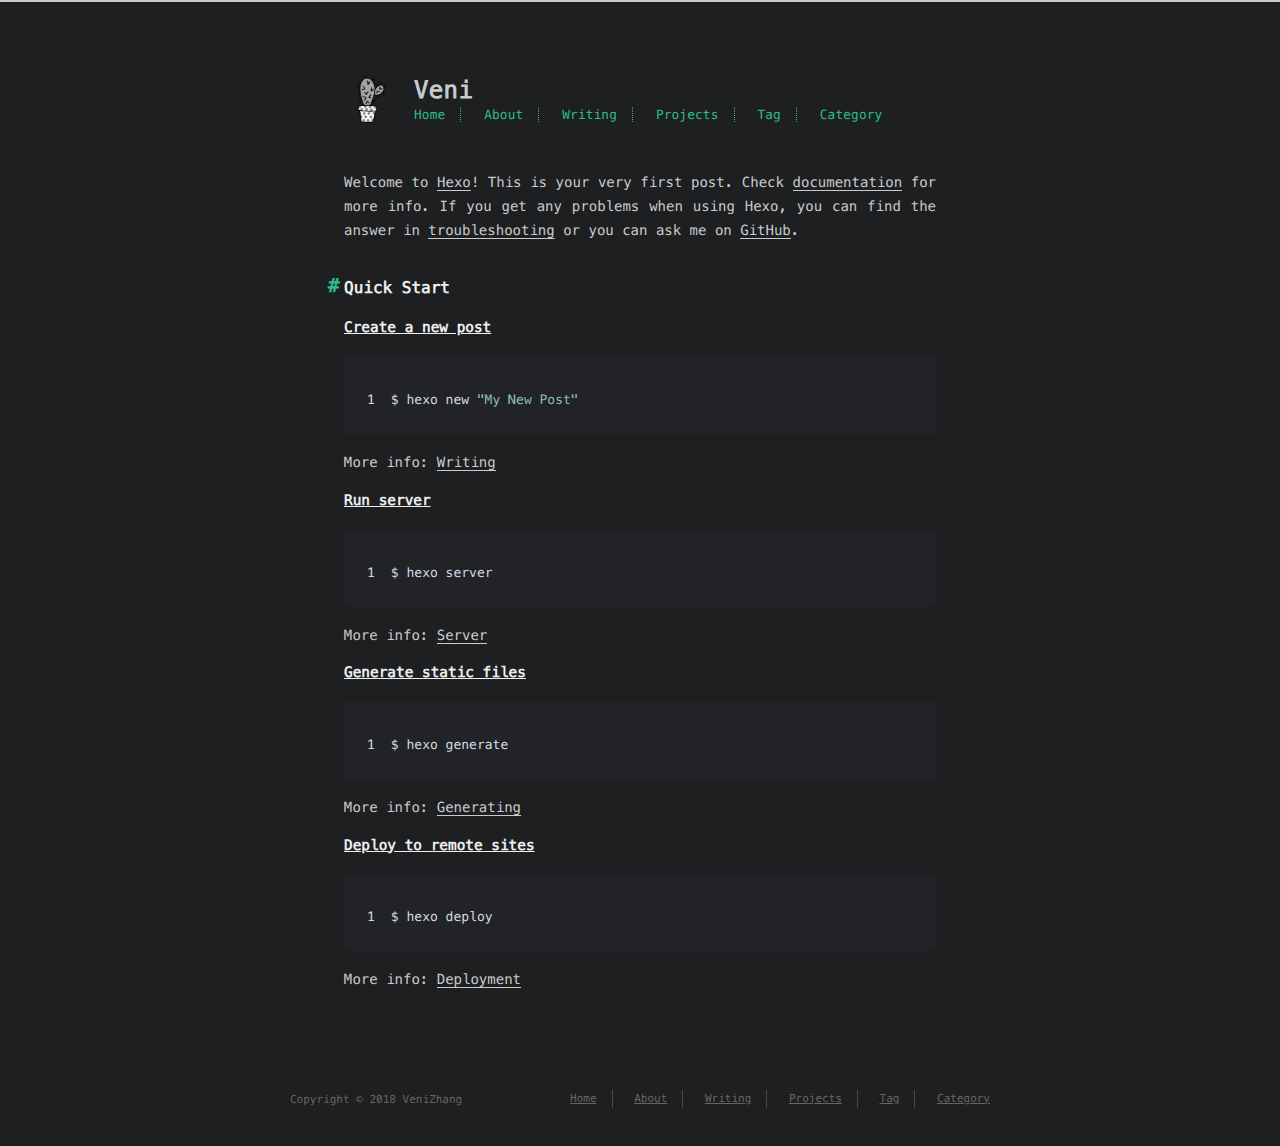
<file: hello-world.html>
<!DOCTYPE html>
<html>
<head>
    <!-- so meta -->
    <meta charset="utf-8">
    <meta http-equiv="X-UA-Compatible" content="IE=edge">
    <meta name="HandheldFriendly" content="True">
    <meta name="viewport" content="width=device-width, initial-scale=1, maximum-scale=1" />
    <meta name="description" content="Welcome to Hexo! This is your very first post. Check documentation for more info. If you get any problems when using Hexo, you can find the answer in troubleshooting or you can ask me on GitHub. Quick">
<meta property="og:type" content="website">
<meta property="og:title" content="Hello World">
<meta property="og:url" content="http://blog.betterself.cn/hello-world.html">
<meta property="og:site_name" content="Veni">
<meta property="og:description" content="Welcome to Hexo! This is your very first post. Check documentation for more info. If you get any problems when using Hexo, you can find the answer in troubleshooting or you can ask me on GitHub. Quick">
<meta property="og:updated_time" content="2018-01-27T06:01:33.000Z">
<meta name="twitter:card" content="summary">
<meta name="twitter:title" content="Hello World">
<meta name="twitter:description" content="Welcome to Hexo! This is your very first post. Check documentation for more info. If you get any problems when using Hexo, you can find the answer in troubleshooting or you can ask me on GitHub. Quick">
    
    
        
          
              <link rel="shortcut icon" href="/images/favicon.ico">
          
        
        
          
            <link rel="icon" type="image/png" href="/images/favicon-192x192.png" sizes="192x192">
          
        
        
          
            <link rel="apple-touch-icon" sizes="180x180" href="/images/apple-touch-icon.png">
          
        
    
    <!-- title -->
    <title>Hello World</title>
    <!-- styles -->
    <link rel="stylesheet" href="/css/style.css">
    <!-- rss -->
    
    
</head>

<body>
    
    <div class="content index width mx-auto px2 my4">
        
          <header id="header">
  <a href="/">
  
    
      <div id="logo" style="background-image: url(/images/logo.png);"></div>
    
  
    <div id="title">
      <h1>Veni</h1>
    </div>
  </a>
  <div id="nav">
    <ul>
      <li class="icon">
        <a href="#"><i class="fa fa-bars fa-2x"></i></a>
      </li>
       
        <li><a href="/">Home</a></li>
       
        <li><a href="/about/">About</a></li>
       
        <li><a href="/archives/">Writing</a></li>
       
        <li><a href="http://github.com/venizhang">Projects</a></li>
       
        <li><a href="/tags/">Tag</a></li>
       
        <li><a href="/categories/">Category</a></li>
      
    </ul>
  </div>
</header>

        
        <article class="post" itemscope itemtype="http://schema.org/BlogPosting">
  
  

  <div class="content" itemprop="articleBody">
    <p>Welcome to <a href="https://hexo.io/" target="_blank" rel="noopener">Hexo</a>! This is your very first post. Check <a href="https://hexo.io/docs/" target="_blank" rel="noopener">documentation</a> for more info. If you get any problems when using Hexo, you can find the answer in <a href="https://hexo.io/docs/troubleshooting.html" target="_blank" rel="noopener">troubleshooting</a> or you can ask me on <a href="https://github.com/hexojs/hexo/issues" target="_blank" rel="noopener">GitHub</a>.</p>
<h2 id="Quick-Start"><a href="#Quick-Start" class="headerlink" title="Quick Start"></a>Quick Start</h2><h3 id="Create-a-new-post"><a href="#Create-a-new-post" class="headerlink" title="Create a new post"></a>Create a new post</h3><figure class="highlight bash"><table><tr><td class="gutter"><pre><span class="line">1</span><br></pre></td><td class="code"><pre><span class="line">$ hexo new <span class="string">"My New Post"</span></span><br></pre></td></tr></table></figure>
<p>More info: <a href="https://hexo.io/docs/writing.html" target="_blank" rel="noopener">Writing</a></p>
<h3 id="Run-server"><a href="#Run-server" class="headerlink" title="Run server"></a>Run server</h3><figure class="highlight bash"><table><tr><td class="gutter"><pre><span class="line">1</span><br></pre></td><td class="code"><pre><span class="line">$ hexo server</span><br></pre></td></tr></table></figure>
<p>More info: <a href="https://hexo.io/docs/server.html" target="_blank" rel="noopener">Server</a></p>
<h3 id="Generate-static-files"><a href="#Generate-static-files" class="headerlink" title="Generate static files"></a>Generate static files</h3><figure class="highlight bash"><table><tr><td class="gutter"><pre><span class="line">1</span><br></pre></td><td class="code"><pre><span class="line">$ hexo generate</span><br></pre></td></tr></table></figure>
<p>More info: <a href="https://hexo.io/docs/generating.html" target="_blank" rel="noopener">Generating</a></p>
<h3 id="Deploy-to-remote-sites"><a href="#Deploy-to-remote-sites" class="headerlink" title="Deploy to remote sites"></a>Deploy to remote sites</h3><figure class="highlight bash"><table><tr><td class="gutter"><pre><span class="line">1</span><br></pre></td><td class="code"><pre><span class="line">$ hexo deploy</span><br></pre></td></tr></table></figure>
<p>More info: <a href="https://hexo.io/docs/deployment.html" target="_blank" rel="noopener">Deployment</a></p>

  </div>
</article>

    </div>
    
    <footer id="footer">
  <div class="footer-left">
    Copyright &copy; 2018 VeniZhang
  </div>
  <div class="footer-right">
    <nav>
      <ul>
         
          <li><a href="/">Home</a></li>
         
          <li><a href="/about/">About</a></li>
         
          <li><a href="/archives/">Writing</a></li>
         
          <li><a href="http://github.com/venizhang">Projects</a></li>
         
          <li><a href="/tags/">Tag</a></li>
         
          <li><a href="/categories/">Category</a></li>
        
      </ul>
    </nav>
  </div>
</footer>

</body>
</html>
<!-- styles -->
<link rel="stylesheet" href="/lib/font-awesome/css/font-awesome.min.css">
<link rel="stylesheet" href="/lib/meslo-LG/styles.css">
<link rel="stylesheet" href="/lib/justified-gallery/justifiedGallery.min.css">

<!-- jquery -->
<script src="/lib/jquery/jquery.min.js"></script>
<script src="/lib/justified-gallery/jquery.justifiedGallery.min.js"></script>
<script src="/js/main.js"></script>
<!-- search -->

<!-- Google Analytics -->

    <script type="text/javascript">
        (function(i,s,o,g,r,a,m) {i['GoogleAnalyticsObject']=r;i[r]=i[r]||function() {
        (i[r].q=i[r].q||[]).push(arguments)},i[r].l=1*new Date();a=s.createElement(o),
        m=s.getElementsByTagName(o)[0];a.async=1;a.src=g;m.parentNode.insertBefore(a,m)
        })(window,document,'script','//www.google-analytics.com/analytics.js','ga');
        ga('create', 'UA-113212153-1', 'auto');
        ga('send', 'pageview');
    </script>

<!-- Disqus Comments -->
</file>
<file: css/style.css>
.inline {
  display: inline;
}
.block {
  display: block;
}
.inline-block {
  display: inline-block;
}
.table {
  display: table;
}
.table-cell {
  display: table-cell;
}
.overflow-hidden {
  overflow: hidden;
}
.overflow-scroll {
  overflow: scroll;
}
.overflow-auto {
  overflow: auto;
}
.clearfix:before,
.clearfix:after {
  content: " ";
  display: table;
}
.clearfix:after {
  clear: both;
}
.left {
  float: left;
}
.right {
  float: right;
}
.fit {
  max-width: 100%;
}
.truncate {
  display: inline-block;
  white-space: nowrap;
  overflow: hidden;
  text-overflow: ellipsis;
}
.max-width-1 {
  max-width: 24rem;
}
.max-width-2 {
  max-width: 32rem;
}
.max-width-3 {
  max-width: 48rem;
}
.max-width-4 {
  max-width: 64rem;
}
.border-box {
  box-sizing: border-box;
}
.m0 {
  margin: 0;
}
.mt0 {
  margin-top: 0;
}
.mr0 {
  margin-right: 0;
}
.mb0 {
  margin-bottom: 0;
}
.ml0 {
  margin-left: 0;
}
.mx0 {
  margin-left: 0;
  margin-right: 0;
}
.my0 {
  margin-top: 0;
  margin-bottom: 0;
}
.m1 {
  margin: 0.5rem;
}
.mt1 {
  margin-top: 0.5rem;
}
.mr1 {
  margin-right: 0.5rem;
}
.mb1 {
  margin-bottom: 0.5rem;
}
.ml1 {
  margin-left: 0.5rem;
}
.mx1 {
  margin-left: 0.5rem;
  margin-right: 0.5rem;
}
.my1 {
  margin-top: 0.5rem;
  margin-bottom: 0.5rem;
}
.m2 {
  margin: 1rem;
}
.mt2 {
  margin-top: 1rem;
}
.mr2 {
  margin-right: 1rem;
}
.mb2 {
  margin-bottom: 1rem;
}
.ml2 {
  margin-left: 1rem;
}
.mx2 {
  margin-left: 1rem;
  margin-right: 1rem;
}
.my2 {
  margin-top: 1rem;
  margin-bottom: 1rem;
}
.m3 {
  margin: 2rem;
}
.mt3 {
  margin-top: 2rem;
}
.mr3 {
  margin-right: 2rem;
}
.mb3 {
  margin-bottom: 2rem;
}
.ml3 {
  margin-left: 2rem;
}
.mx3 {
  margin-left: 2rem;
  margin-right: 2rem;
}
.my3 {
  margin-top: 2rem;
  margin-bottom: 2rem;
}
.m4 {
  margin: 4rem;
}
.mt4 {
  margin-top: 4rem;
}
.mr4 {
  margin-right: 4rem;
}
.mb4 {
  margin-bottom: 4rem;
}
.ml4 {
  margin-left: 4rem;
}
.mx4 {
  margin-left: 4rem;
  margin-right: 4rem;
}
.my4 {
  margin-top: 4rem;
  margin-bottom: 4rem;
}
.mxn1 {
  margin-left: -0.5rem;
  margin-right: -0.5rem;
}
.mxn2 {
  margin-left: -1rem;
  margin-right: -1rem;
}
.mxn3 {
  margin-left: -2rem;
  margin-right: -2rem;
}
.mxn4 {
  margin-left: -4rem;
  margin-right: -4rem;
}
.ml-auto {
  margin-left: auto;
}
.mr-auto {
  margin-right: auto;
}
.mx-auto {
  margin-left: auto;
  margin-right: auto;
}
.p0 {
  padding: 0;
}
.pt0 {
  padding-top: 0;
}
.pr0 {
  padding-right: 0;
}
.pb0 {
  padding-bottom: 0;
}
.pl0 {
  padding-left: 0;
}
.px0 {
  padding-left: 0;
  padding-right: 0;
}
.py0 {
  padding-top: 0;
  padding-bottom: 0;
}
.p1 {
  padding: 0.5rem;
}
.pt1 {
  padding-top: 0.5rem;
}
.pr1 {
  padding-right: 0.5rem;
}
.pb1 {
  padding-bottom: 0.5rem;
}
.pl1 {
  padding-left: 0.5rem;
}
.py1 {
  padding-top: 0.5rem;
  padding-bottom: 0.5rem;
}
.px1 {
  padding-left: 0.5rem;
  padding-right: 0.5rem;
}
.p2 {
  padding: 1rem;
}
.pt2 {
  padding-top: 1rem;
}
.pr2 {
  padding-right: 1rem;
}
.pb2 {
  padding-bottom: 1rem;
}
.pl2 {
  padding-left: 1rem;
}
.py2 {
  padding-top: 1rem;
  padding-bottom: 1rem;
}
.px2 {
  padding-left: 1rem;
  padding-right: 1rem;
}
.p3 {
  padding: 2rem;
}
.pt3 {
  padding-top: 2rem;
}
.pr3 {
  padding-right: 2rem;
}
.pb3 {
  padding-bottom: 2rem;
}
.pl3 {
  padding-left: 2rem;
}
.py3 {
  padding-top: 2rem;
  padding-bottom: 2rem;
}
.px3 {
  padding-left: 2rem;
  padding-right: 2rem;
}
.p4 {
  padding: 4rem;
}
.pt4 {
  padding-top: 4rem;
}
.pr4 {
  padding-right: 4rem;
}
.pb4 {
  padding-bottom: 4rem;
}
.pl4 {
  padding-left: 4rem;
}
.py4 {
  padding-top: 4rem;
  padding-bottom: 4rem;
}
.px4 {
  padding-left: 4rem;
  padding-right: 4rem;
}
.content h1,
.content .h1 {
  letter-spacing: 0.01em;
  font-size: 1.5em;
  font-style: normal;
  font-weight: 700;
  color: #2bbc8a;
  margin-top: 3rem;
  margin-bottom: 1rem;
  display: block;
  -moz-osx-font-smoothing: grayscale;
  -webkit-font-smoothing: antialiased;
}
.content h2,
.content .h2 {
  position: relative;
  font-size: 1rem;
  font-weight: bold;
  text-transform: none;
  letter-spacing: normal;
  margin-top: 2rem;
  margin-bottom: 0.5rem;
  color: #eee;
  display: block;
}
.content h3 {
  font-size: 0.9rem;
  font-weight: bold;
  text-decoration: underline;
  color: #eee;
}
.content h4,
.content h5,
.content h6 {
  font-size: 0.9rem;
  font-weight: normal;
  color: #ccc;
  border-bottom: 1px dashed #ccc;
  display: inline;
  text-decoration: none;
}
.content h3,
.content h4,
.content h5,
.content h6 {
  margin-top: 0.9rem;
  margin-bottom: 0.5rem;
}
.content hr {
  border: 1px dashed #ccc;
}
.content strong {
  font-weight: bold;
}
.content em,
.content cite {
  font-style: italic;
}
.content sup,
.content sub {
  font-size: 0.75em;
  line-height: 0;
  position: relative;
  vertical-align: baseline;
}
.content sup {
  top: -0.5em;
}
.content sub {
  bottom: -0.2em;
}
.content small {
  font-size: 0.85em;
}
.content acronym,
.content abbr {
  border-bottom: 1px dotted;
}
.content ul,
.content ol,
.content dl {
  line-height: 1.725;
}
.content ul ul,
.content ol ul,
.content ul ol,
.content ol ol {
  margin-top: 0;
  margin-bottom: 0;
}
.content ol {
  list-style: decimal;
}
.content dt {
  font-weight: bold;
}
.content table {
  width: 100%;
  font-size: 12px;
  border-collapse: collapse;
  text-align: left;
}
.content th {
  font-size: 13px;
  font-weight: bold;
  color: #eee;
  border-bottom: 1px dashed #ccc;
  padding: 8px 8px;
}
.content td {
  border-bottom: none;
  padding: 9px 8px 0px 8px;
}
*,
*:before,
*:after {
  box-sizing: border-box;
}
html {
  height: 100%;
  border-top: 2px solid #c9cacc;
  -webkit-text-size-adjust: 100%;
  -ms-text-size-adjust: 100%;
}
body {
  color: #c9cacc;
  background-color: #1d1f21;
  font-size: 14px;
  font-family: "Menlo", "Meslo LG", monospace;
  font-weight: 400;
  line-height: 1.725;
  text-rendering: geometricPrecision;
  min-height: 100%;
  display: flex;
  flex-direction: column;
  -moz-osx-font-smoothing: grayscale;
  -webkit-font-smoothing: antialiased;
}
.content {
  flex: 1;
}
.content p {
  -moz-hyphens: auto;
  -ms-hyphens: auto;
  -webkit-hyphens: auto;
  hyphens: auto;
}
.content pre,
.content code {
  -moz-hyphens: manual;
  -ms-hyphens: manual;
  -webkit-hyphens: manual;
  hyphens: manual;
}
.content a {
  text-decoration: none;
  color: #c9cacc;
  background-repeat: repeat-x;
  background-position: bottom;
  background-size: 100% 6px;
  background-image: linear-gradient(transparent, transparent 5px, #c9cacc 5px, #c9cacc);
}
.content a:hover {
  background-image: linear-gradient(transparent, transparent 4px, #d480aa 4px, #d480aa);
}
.content a.icon {
  background: none;
}
.content a.icon:hover {
  color: #d480aa;
}
.content h1 a,
.content .h1 a,
.content h2 a,
.content h3 a,
.content h4 a,
.content h5 a,
.content h6 a {
  color: inherit;
  text-decoration: none;
  background: none;
}
.content h1 a:hover,
.content .h1 a:hover,
.content h2 a:hover,
.content h3 a:hover,
.content h4 a:hover,
.content h5 a:hover,
.content h6 a:hover {
  background-repeat: repeat-x;
  background-position: bottom;
  background-size: 100% 6px;
  background-image: linear-gradient(transparent, transparent 6px, #d480aa 6px, #d480aa);
}
@media (min-width: 540px) {
  .image-wrap {
    flex-direction: row;
    margin-bottom: 2rem;
  }
  .image-wrap .image-block {
    margin-right: 2rem;
    flex: 1 0 35%;
  }
  .image-wrap p {
    flex: 1 0 65%;
  }
}
.width {
  width: 100%;
  max-width: 39rem;
}
@media (max-width: 480px) {
  .px3 {
    padding-left: 1rem;
    padding-right: 1rem;
  }
  .my4 {
    margin-top: 2rem;
    margin-bottom: 2rem;
  }
}
@media (min-width: 480px) {
  p {
    text-align: justify;
  }
}
#header {
  max-width: 710px;
  width: 100%;
  margin: 0 auto 3rem auto;
}
#header h1,
#header .h1 {
  letter-spacing: 0.01em;
  font-size: 1.5rem;
  line-height: 2rem;
  font-style: normal;
  font-weight: 700;
  color: #c9cacc;
  margin-top: 0;
  margin-bottom: 0;
  -moz-osx-font-smoothing: grayscale;
  -webkit-font-smoothing: antialiased;
}
#header a {
  color: inherit;
  text-decoration: none;
  background: none;
}
#header #logo {
  display: inline-block;
  float: left;
  margin-right: 20px;
  width: 50px;
  height: 50px;
  background-repeat: no-repeat;
  background-size: 50px 50px;
  border-radius: 5px;
  -webkit-filter: grayscale(100%);
  filter: grayscale(100%);
}
#header #nav {
  letter-spacing: 0.01em;
  font-size: 0.8rem;
  font-style: normal;
  font-weight: 200;
  color: #2bbc8a;
}
#header #nav ul {
  list-style-type: none;
  margin: 0;
  padding: 0;
  line-height: 15px;
}
#header #nav ul a {
  margin-right: 15px;
  color: color-accent;
}
#header #nav ul a:hover {
  background-repeat: repeat-x;
  background-position: bottom;
  background-size: 100% 6px;
  background-image: linear-gradient(transparent, transparent 5px, #2bbc8a 5px, #2bbc8a);
}
#header #nav ul li {
  display: inline-block;
  vertical-align: middle;
  margin-right: 15px;
  border-right: 1px dotted #2bbc8a;
}
#header #nav ul .icon {
  display: none;
}
#header #nav ul li:last-child {
  border-right: 0;
  margin-right: 0;
}
#header #nav ul li:last-child a {
  margin-right: 0;
}
#header:hover #logo {
  -webkit-filter: none;
  filter: none;
}
@media screen and (max-width: 480px) {
  #header #title {
    padding-top: 9px;
    padding-bottom: 9px;
  }
  #header #nav ul a:hover {
    background: none;
  }
  #header #nav ul li {
    display: none;
    border-right: 0;
  }
  #header #nav ul li.icon {
    display: inline-block;
    position: absolute;
    top: 55px;
    right: 1rem;
  }
  #header #nav ul.responsive li {
    display: block;
  }
  #header #nav li:not(:first-child) {
    padding-top: 1rem;
    padding-left: 70px;
    font-size: 1rem;
  }
}
#header-post {
  position: fixed;
  top: 2rem;
  right: 0;
  display: inline-block;
  float: right;
}
#header-post a {
  color: inherit;
  text-decoration: none;
  background: none;
}
#header-post a.icon {
  background: none;
}
#header-post a.icon:hover {
  color: #d480aa;
}
#header-post ol {
  list-style-type: none;
}
#header-post ul {
  list-style-type: none;
  margin: 0;
  padding: 0;
  display: inline-block;
}
#header-post ul li {
  margin-right: 15px;
  display: inline-block;
  vertical-align: middle;
}
#header-post ul li:last-child {
  margin-right: 0;
}
#header-post #menu-icon {
  float: right;
  margin-left: 15px;
  margin-right: 2rem;
}
#header-post #menu-icon:hover {
  color: #2bbc8a;
}
#header-post #menu-icon-tablet {
  float: right;
  margin-left: 15px;
  margin-right: 2rem;
}
#header-post #menu-icon-tablet:hover {
  color: #2bbc8a;
}
#header-post #top-icon-tablet {
  margin-left: 15px;
  margin-right: 2rem;
  bottom: 2rem;
  right: 2rem;
  position: fixed;
}
#header-post #top-icon-tablet:hover {
  color: #2bbc8a;
}
#header-post .active {
  color: #2bbc8a;
}
#header-post #menu {
  visibility: hidden;
  margin-right: 2rem;
}
#header-post #nav {
  letter-spacing: 0.01em;
  font-size: 0.8rem;
  font-style: normal;
  font-weight: 200;
  color: #2bbc8a;
}
#header-post #nav ul {
  line-height: 15px;
}
#header-post #nav ul a {
  margin-right: 15px;
  color: color-accent;
}
#header-post #nav ul a:hover {
  background-repeat: repeat-x;
  background-position: bottom;
  background-size: 100% 6px;
  background-image: linear-gradient(transparent, transparent 5px, #2bbc8a 5px, #2bbc8a);
}
#header-post #nav ul li {
  border-right: 1px dotted #2bbc8a;
}
#header-post #nav ul li:last-child {
  border-right: 0;
  margin-right: 0;
}
#header-post #nav ul li:last-child a {
  margin-right: 0;
}
#header-post #actions {
  float: right;
  margin-top: 2rem;
  margin-right: 2rem;
  width: 100%;
  text-align: right;
}
#header-post #actions ul {
  display: block;
}
#header-post #actions .info {
  display: block;
  font-style: italic;
}
#header-post #share {
  clear: both;
  text-align: right;
  padding-top: 1rem;
  padding-right: 2rem;
}
#header-post #share li {
  margin: 0;
  display: block;
}
#header-post #toc {
  clear: both;
  text-align: right;
  margin-top: 1rem;
  padding-right: 2rem;
  max-width: 20em;
  float: right;
  overflow: auto;
  max-height: calc(95vh - 7rem);
}
#header-post #toc a:hover {
  color: #d480aa;
}
#header-post #toc .toc-level-1 > .toc-link {
  display: none;
}
#header-post #toc .toc-level-2 {
  font-size: 0.8rem;
  color: #c9cacc;
}
#header-post #toc .toc-level-2:before {
  content: "#";
  color: #2bbc8a;
}
#header-post #toc .toc-level-3 {
  font-size: 0.7rem;
  color: #b3b3b3;
}
#header-post #toc .toc-level-4 {
  font-size: 0.4rem;
  color: #666;
}
#header-post #toc .toc-level-5 {
  display: none;
}
#header-post #toc .toc-level-6 {
  display: none;
}
#header-post #toc .toc-number {
  display: none;
}
@media screen and (max-width: 500px) {
  #header-post {
    display: none;
  }
}
@media screen and (max-width: 900px) {
  #header-post #menu-icon {
    display: none;
  }
  #header-post #actions {
    display: none;
  }
}
@media screen and (max-width: 1199px) {
  #header-post #toc {
    display: none;
  }
}
@media screen and (min-width: 900px) {
  #header-post #menu-icon-tablet {
    display: none !important;
  }
  #header-post #top-icon-tablet {
    display: none !important;
  }
}
@media screen and (min-width: 1199px) {
  #header-post #actions {
    width: auto;
  }
  #header-post #actions ul {
    display: inline-block;
    float: right;
  }
  #header-post #actions .info {
    float: left;
    margin-right: 2rem;
    font-style: italic;
    display: inline;
  }
}
#footer-post {
  bottom: 0;
  left: 0;
  right: 0;
  position: fixed;
  transition: opacity 0.2s;
  width: 100%;
  z-index: 5000000;
  background: #212326;
  border-top: 1px solid #666673;
}
#footer-post a {
  color: inherit;
  text-decoration: none;
  background: none;
}
#footer-post a.icon {
  background: none;
}
#footer-post a.icon:hover {
  color: #d480aa;
}
#footer-post #nav-footer {
  margin-left: 1rem;
  margin-right: 1rem;
  text-align: center;
}
#footer-post #nav-footer a {
  color: #2bbc8a;
  font-size: 1rem;
}
#footer-post #nav-footer a:hover {
  background-repeat: repeat-x;
  background-position: bottom;
  background-size: 100% 6px;
  background-image: linear-gradient(transparent, transparent 5px, #2bbc8a 5px, #2bbc8a);
}
#footer-post #nav-footer ul {
  list-style-type: none;
  margin: 0;
  padding: 0;
  display: table;
  width: 100%;
}
#footer-post #nav-footer ul li {
  display: inline-table;
  width: 20%;
  padding: 10px;
  vertical-align: middle;
}
#footer-post #actions-footer {
  text-align: center;
  margin-top: 1rem;
  margin-bottom: 1rem;
  width: 100%;
}
#footer-post #actions-footer a {
  color: #2bbc8a;
}
#footer-post #actions-footer ul {
  list-style-type: none;
  margin: 0;
  padding: 0;
  display: table;
  width: 100%;
}
#footer-post #actions-footer ul li {
  display: table-cell;
  vertical-align: middle;
}
#footer-post #share-footer {
  margin-left: 1rem;
  margin-right: 1rem;
  text-align: center;
}
#footer-post #share-footer ul {
  list-style-type: none;
  margin: 0;
  padding: 0;
  display: table;
  width: 100%;
}
#footer-post #share-footer ul li {
  display: inline-table;
  width: 20%;
  padding: 10px;
  vertical-align: middle;
}
#footer-post #toc-footer {
  clear: both;
  text-align: left;
  padding-top: 1rem;
}
#footer-post #toc-footer ol {
  list-style-type: none;
  padding-left: 20px;
}
#footer-post #toc-footer ol li {
  line-height: 30px;
}
#footer-post #toc-footer a:hover {
  color: #d480aa;
}
#footer-post #toc-footer .toc-level-1 > .toc-link {
  display: none;
}
#footer-post #toc-footer .toc-level-2 {
  font-size: 0.8rem;
  color: #c9cacc;
}
#footer-post #toc-footer .toc-level-2:before {
  content: "#";
  color: #2bbc8a;
}
#footer-post #toc-footer .toc-level-3 {
  font-size: 0.7rem;
  color: #b3b3b3;
  color: #666;
  line-height: 15px;
}
#footer-post #toc-footer .toc-level-4 {
  display: none;
}
#footer-post #toc-footer .toc-level-5 {
  display: none;
}
#footer-post #toc-footer .toc-level-6 {
  display: none;
}
#footer-post #toc-footer .toc-number {
  display: none;
}
@media screen and (min-width: 500px) {
  #footer-post-container {
    display: none;
  }
}
#socialinfo {
  display: inline-block;
  list-style: none;
  padding: 0;
  margin: 0;
}
#socialinfo li {
  display: inline-block;
}
#socialinfo li:after {
  content: ", ";
}
#socialinfo li:last-child:after {
  content: "";
}
#socialinfo li:nth-last-child(2):after {
  content: " and ";
}
.post-list {
  padding: 0;
}
.post-list .post-item {
  list-style-type: none;
  margin-left: 0;
  margin-bottom: 1rem;
}
.post-list .post-item .meta {
  display: block;
  font-size: 14px;
  color: #666;
  min-width: 100px;
  margin-right: 16px;
}
@media (min-width: 480px) {
  .post-list .post-item {
    display: flex;
    margin-bottom: 5px;
  }
  .post-list .post-item .meta {
    text-align: left;
  }
}
.project-list {
  padding: 0;
  list-style: none;
}
.project-list .project-item {
  margin-bottom: 5px;
}
article header .posttitle {
  margin-top: 0;
  margin-bottom: 0;
  text-transform: none;
  font-size: 1.5em;
  line-height: 1.25;
}
article header .meta {
  margin-top: 0;
  margin-bottom: 1rem;
}
article header .meta * {
  color: #ccc;
  font-size: 0.85rem;
}
article header .author {
  text-transform: uppercase;
  letter-spacing: 0.01em;
  font-weight: 700;
}
article header .postdate {
  display: inline;
}
article .content h2:before {
  content: "#";
  color: #2bbc8a;
  position: absolute;
  left: -1rem;
  top: -4px;
  font-size: 1.2rem;
  font-weight: bold;
}
article .content img,
article .content video {
  max-width: 100%;
  height: auto;
  display: block;
  margin: auto;
}
article .content .video-container {
  position: relative;
  padding-top: 56.25%;
  height: 0;
  overflow: hidden;
}
article .content .video-container iframe,
article .content .video-container object,
article .content .video-container embed {
  position: absolute;
  top: 0;
  left: 0;
  width: 100%;
  height: 100%;
  margin-top: 0;
}
article .content blockquote {
  background: inherit;
  color: #ccffb6;
  border-left: 0px solid #ccc;
  margin: 1rem 10px;
  padding: 0.5em 10px;
  quotes: "\201C" "\201D" "\2018" "\2019";
}
article .content blockquote p {
  margin: 0;
}
article .content blockquote:before {
  color: #ccffb6;
  content: "\201C";
  font-size: 2em;
  line-height: 0.1em;
  margin-right: 0.25em;
  vertical-align: -0.4em;
}
article .content blockquote footer {
  color: #666;
  font-size: 11px;
  margin: line-height 0;
}
article .content blockquote footer a {
  color: #666;
  background-image: linear-gradient(transparent, transparent 5px, #666 5px, #666);
}
article .content blockquote footer a:hover {
  color: #999;
  background-image: linear-gradient(transparent, transparent 4px, #999 4px, #999);
}
article .content blockquote footer cite:before {
  content: "—";
  padding: 0 0.5em;
}
article .content .pullquote {
  text-align: left;
  width: 45%;
  margin: 0;
}
article .content .pullquote.left {
  margin-left: 0.5em;
  margin-right: 1em;
}
article .content .pullquote.right {
  margin-right: 0.5em;
  margin-left: 1em;
}
article .content .caption {
  color: color-grey;
  display: block;
  font-size: 0.9em;
  margin-top: 0.5em;
  position: relative;
  text-align: center;
}
.posttitle {
  text-transform: none;
  font-size: 1.5em;
  line-height: 1.25;
}
.article-tag .tag-link:before {
  content: "#";
}
@media (min-width: 480px) {
  .article-tag {
    display: inline;
  }
  .article-tag:before {
    content: "|";
  }
}
#archive .post-list {
  padding: 0;
}
#archive .post-list .post-item {
  list-style-type: none;
  margin-left: 0;
  margin-bottom: 1rem;
}
#archive .post-list .post-item .meta {
  display: block;
  font-size: 14px;
  color: #666;
  min-width: 100px;
  margin-right: 16px;
}
@media (min-width: 480px) {
  #archive .post-list .post-item {
    display: flex;
    margin-left: 1rem;
    margin-bottom: 5px;
  }
  #archive .post-list .post-item .meta {
    text-align: left;
  }
}
.blog-post-comments {
  margin-top: 4rem;
}
#footer {
  padding-top: 10px;
  padding-bottom: 10px;
  color: #666;
  font-size: 11px;
  max-width: 700px;
  width: 100%;
  margin: 0 auto 1rem auto;
  vertical-align: top;
  text-align: center;
}
#footer ul {
  margin: 0;
  padding: 0;
  list-style: none;
}
#footer li {
  display: inline-block;
  vertical-align: middle;
  margin-right: 15px;
  border-right: 1px solid #4a4a4a;
}
#footer li a {
  margin-right: 15px;
}
#footer li:last-child {
  border-right: 0;
  margin-right: 0;
}
#footer li:last-child a {
  margin-right: 0;
}
#footer a {
  color: #666;
}
#footer a:hover {
  color: #999;
}
#footer .footer-left {
  height: 20px;
  line-height: 20px;
  vertical-align: middle;
}
@media (min-width: 39rem) {
  #footer {
    padding-top: 20px;
    padding-bottom: 20px;
  }
  #footer .footer-left {
    float: left;
  }
  #footer .footer-right {
    float: right;
  }
}
.pagination {
  display: inline-block;
  margin-top: 2rem;
  text-align: center;
  width: 100%;
}
.pagination .page-number {
  color: #c9cacc;
  font-size: 0.8rem;
}
.pagination a {
  color: #c9cacc;
  padding: 4px 6px;
  text-decoration: none;
  border-radius: 5px;
  background-color: #2bbc8a;
  background-image: none;
}
.pagination a:hover {
  background-image: none;
}
.pagination a:hover:not(.active) {
  color: #eee;
}
.search-input {
  width: 100%;
  font-size: 1.2rem;
  color: #1d1f21;
  background-color: #eee;
  -webkit-border-radius: 5px;
  -moz-border-radius: 5px;
  border-radius: 5px;
  border: solid 1px #ccc;
  padding: 4px 7px;
  outline: none;
  -webkit-appearance: none;
}
.search-input:focus {
  border: solid 1px #2bbc8a;
}
#search-result ul.search-result-list {
  list-style-type: none;
  padding: 0px;
}
#search-result li {
  margin: 2em auto;
}
#search-result a.search-result-title {
  line-height: 1.2;
  font-weight: bold;
  color: #c9cacc;
  text-transform: capitalize;
  background-image: none;
}
#search-result p.search-result {
  margin: 0.4em auto;
  max-height: 13em;
  overflow: hidden;
  font-size: 0.8em;
  text-align: justify;
}
#search-result em.search-keyword {
  color: #d480aa;
  border-bottom: 1px dashed #d480aa;
  font-weight: bold;
}
.search-no-result {
  display: none;
  padding-bottom: 0.5em;
  color: #c9cacc;
}
.highlight {
  color: #d1d9e1;
  background: #474949;
}
.highlight .code .comment,
.highlight .code .quote {
  color: #969896;
  font-style: italic;
}
.highlight .code .keyword,
.highlight .code .selector-tag,
.highlight .code .literal,
.highlight .code .type,
.highlight .code .addition {
  color: #c9c;
}
.highlight .code .number,
.highlight .code .selector-attr,
.highlight .code .selector-pseudo {
  color: #f99157;
}
.highlight .code .string,
.highlight .code .doctag,
.highlight .code .regexp {
  color: #8abeb7;
}
.highlight .code .title,
.highlight .code .name,
.highlight .code .section,
.highlight .code .built_in {
  color: #b5bd68;
}
.highlight .code .variable,
.highlight .code .template-variable,
.highlight .code .selector-id,
.highlight .code .class .title {
  color: #fc6;
}
.highlight .code .section,
.highlight .code .name,
.highlight .code .strong {
  font-weight: bold;
}
.highlight .code .symbol,
.highlight .code .bullet,
.highlight .code .subst,
.highlight .code .meta,
.highlight .code .link {
  color: #f99157;
}
.highlight .code .deletion {
  color: #dc322f;
}
.highlight .code .formula {
  background: #eee8d5;
}
.highlight .code .attr,
.highlight .code .attribute {
  color: #81a2be;
}
.highlight .code .emphasis {
  font-style: italic;
}
pre {
  font-family: "Menlo", "Meslo LG", monospace;
  font-size: 13px;
  padding: 10px 15px;
  padding-bottom: 0;
  line-height: 22px;
  -webkit-border-radius: 4px;
  border-radius: 4px;
  border: 1px dotted #666;
  overflow-x: auto;
}
code {
  -webkit-border-radius: 2px;
  border-radius: 2px;
  border: 1px dotted #666;
  padding: 0 5px;
}
pre code {
  border: none;
  display: block;
  padding: 0;
}
.highlight {
  font-family: "Menlo", "Meslo LG", monospace;
  background: #212326;
  -webkit-border-radius: 4px;
  border-radius: 4px;
  padding: 10px 15px;
  overflow-x: auto;
  margin: 1rem 0 1rem 0;
}
.highlight figcaption {
  zoom: 1;
  margin: -5px 0 5px;
  font-size: 0.9em;
  color: #999;
}
.highlight figcaption a {
  float: right;
}
.highlight figcaption:before,
.highlight figcaption content: "" {
  display: table;
}
.highlight figcaption:after {
  clear: both;
}
.highlight pre {
  padding: 0;
  border: none;
  background: none;
}
.highlight table {
  width: auto;
}
.highlight td.gutter {
  text-align: right;
}
.highlight .line {
  height: 22px;
}
</file>
<file: lib/meslo-LG/styles.css>
@font-face {
  font-family: 'Meslo LG';
  font-style: normal;
  src: local('Meslo LG S'), url(fonts/MesloLGS-Regular.ttf) format('truetype');
}
</file>
<file: lib/justified-gallery/justifiedGallery.min.css>
/*!
 * Justified Gallery - v3.6.1
 * http://miromannino.github.io/Justified-Gallery/
 * Copyright (c) 2015 Miro Mannino
 * Licensed under the MIT license.
 */
@-webkit-keyframes justified-gallery-show-caption-animation{from{opacity:0}to{opacity:.7}}@-moz-keyframes justified-gallery-show-caption-animation{from{opacity:0}to{opacity:.7}}@-o-keyframes justified-gallery-show-caption-animation{from{opacity:0}to{opacity:.7}}@keyframes justified-gallery-show-caption-animation{from{opacity:0}to{opacity:.7}}@-webkit-keyframes justified-gallery-show-entry-animation{from{opacity:0}to{opacity:1}}@-moz-keyframes justified-gallery-show-entry-animation{from{opacity:0}to{opacity:1}}@-o-keyframes justified-gallery-show-entry-animation{from{opacity:0}to{opacity:1}}@keyframes justified-gallery-show-entry-animation{from{opacity:0}to{opacity:1}}.justified-gallery{width:100%;position:relative;overflow:hidden}.justified-gallery>a,.justified-gallery>div{position:absolute;display:inline-block;overflow:hidden;opacity:0;filter:alpha(opacity=0)}.justified-gallery>a>img,.justified-gallery>div>img,.justified-gallery>a>a>img,.justified-gallery>div>a>img{position:absolute;top:50%;left:50%;margin:0;padding:0;border:0}.justified-gallery>a>.caption,.justified-gallery>div>.caption{display:none;position:absolute;bottom:0;padding:5px;background-color:#000;left:0;right:0;margin:0;color:#fff;font-size:12px;font-weight:300;font-family:sans-serif}.justified-gallery>a>.caption.caption-visible,.justified-gallery>div>.caption.caption-visible{display:initial;opacity:.7;filter:"alpha(opacity=70)";-webkit-animation:justified-gallery-show-caption-animation 500ms 0 ease;-moz-animation:justified-gallery-show-caption-animation 500ms 0 ease;-ms-animation:justified-gallery-show-caption-animation 500ms 0 ease}.justified-gallery>.entry-visible{opacity:1;filter:alpha(opacity=100);-webkit-animation:justified-gallery-show-entry-animation 500ms 0 ease;-moz-animation:justified-gallery-show-entry-animation 500ms 0 ease;-ms-animation:justified-gallery-show-entry-animation 500ms 0 ease}.justified-gallery>.jg-filtered{display:none}.justified-gallery>.spinner{position:absolute;bottom:0;margin-left:-24px;padding:10px 0;left:50%;opacity:initial;filter:initial;overflow:initial}.justified-gallery>.spinner>span{display:inline-block;opacity:0;filter:alpha(opacity=0);width:8px;height:8px;margin:0 4px;background-color:#000;border-top-left-radius:6px;border-top-right-radius:6px;border-bottom-right-radius:6px;border-bottom-left-radius:6px}
</file>
